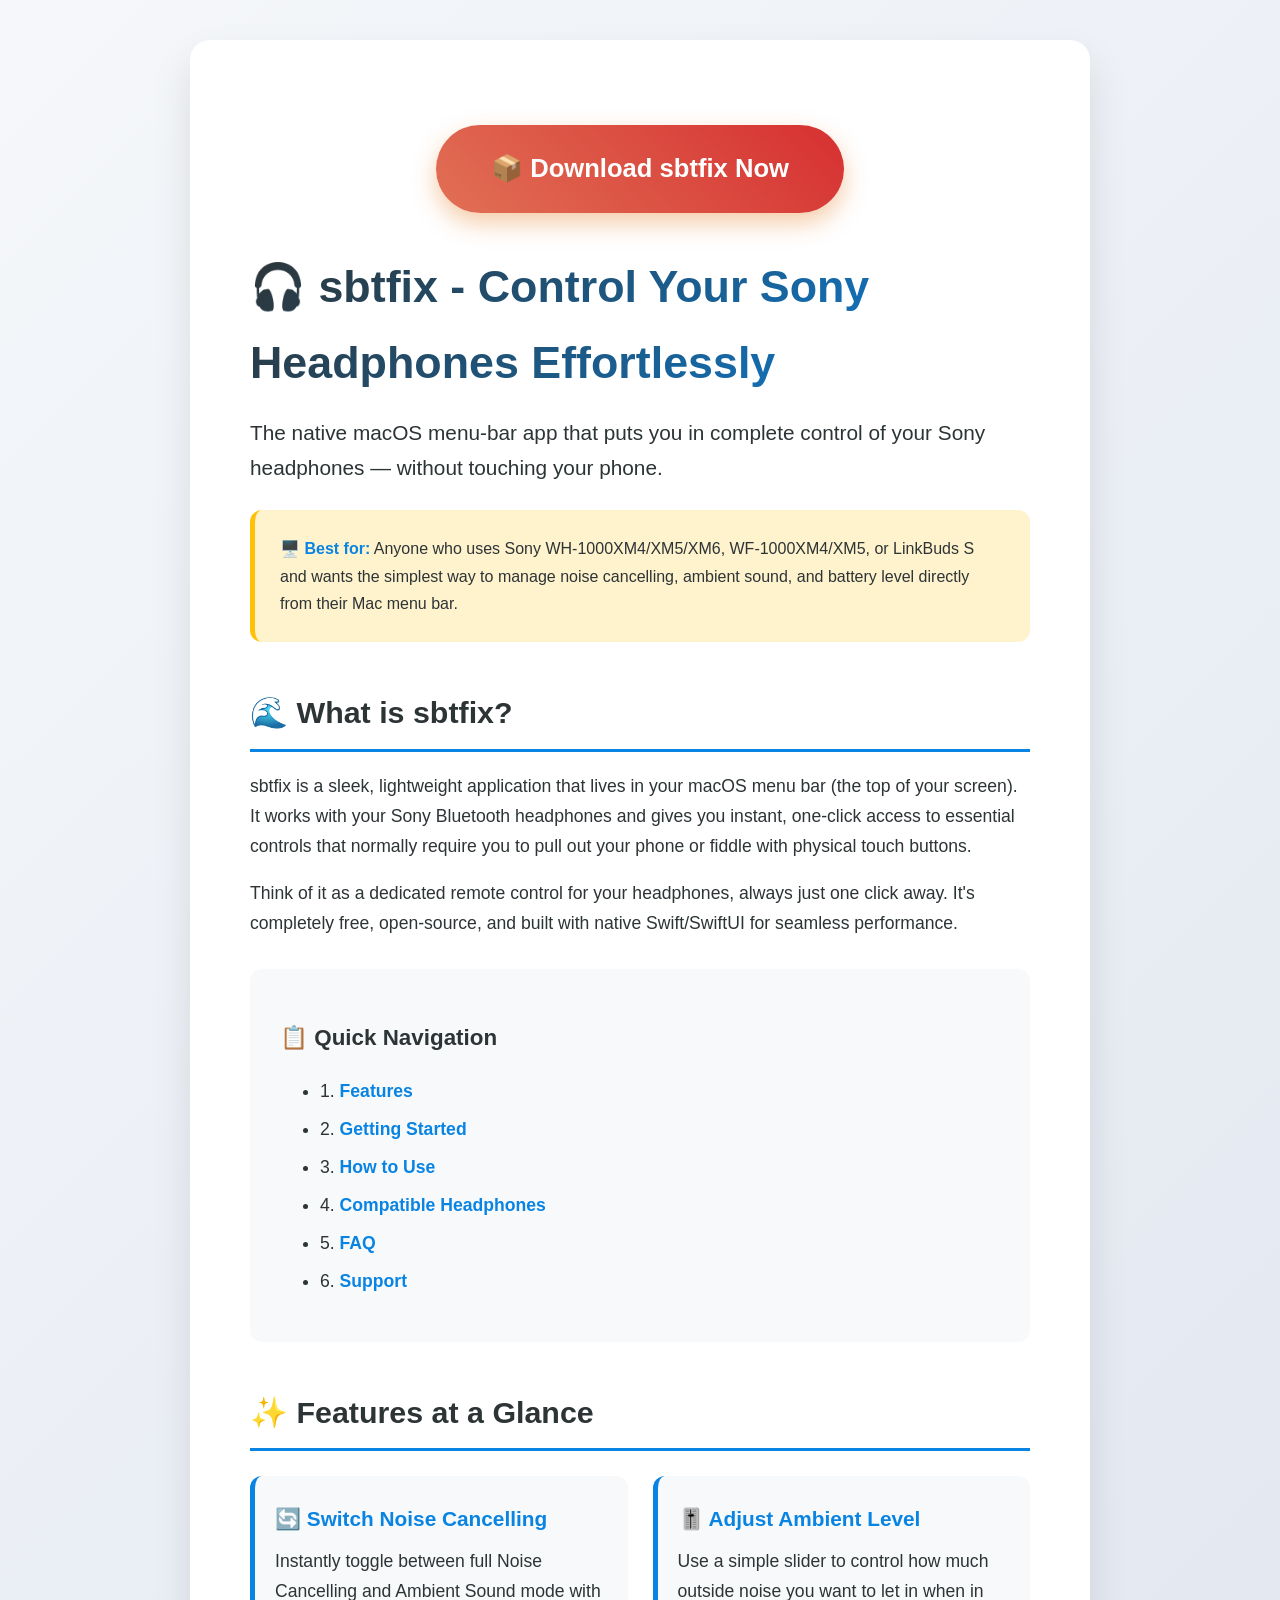
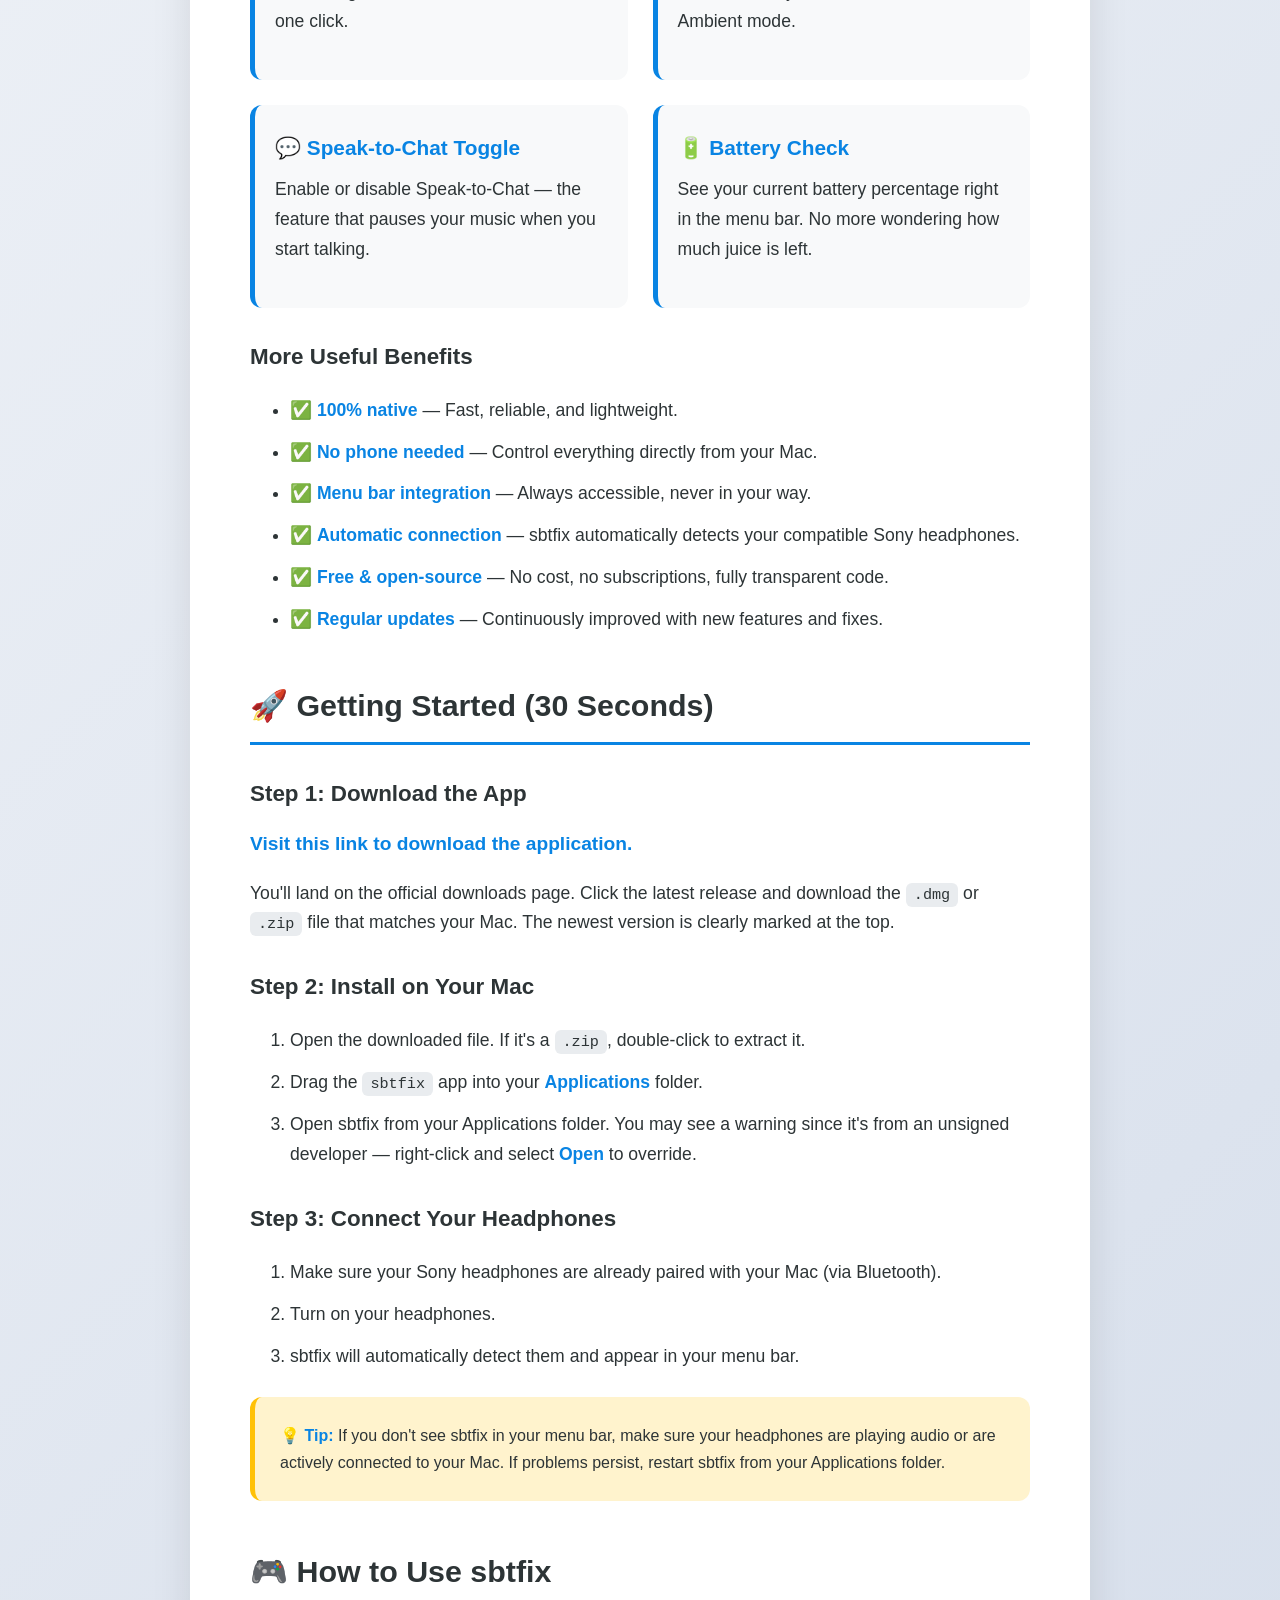
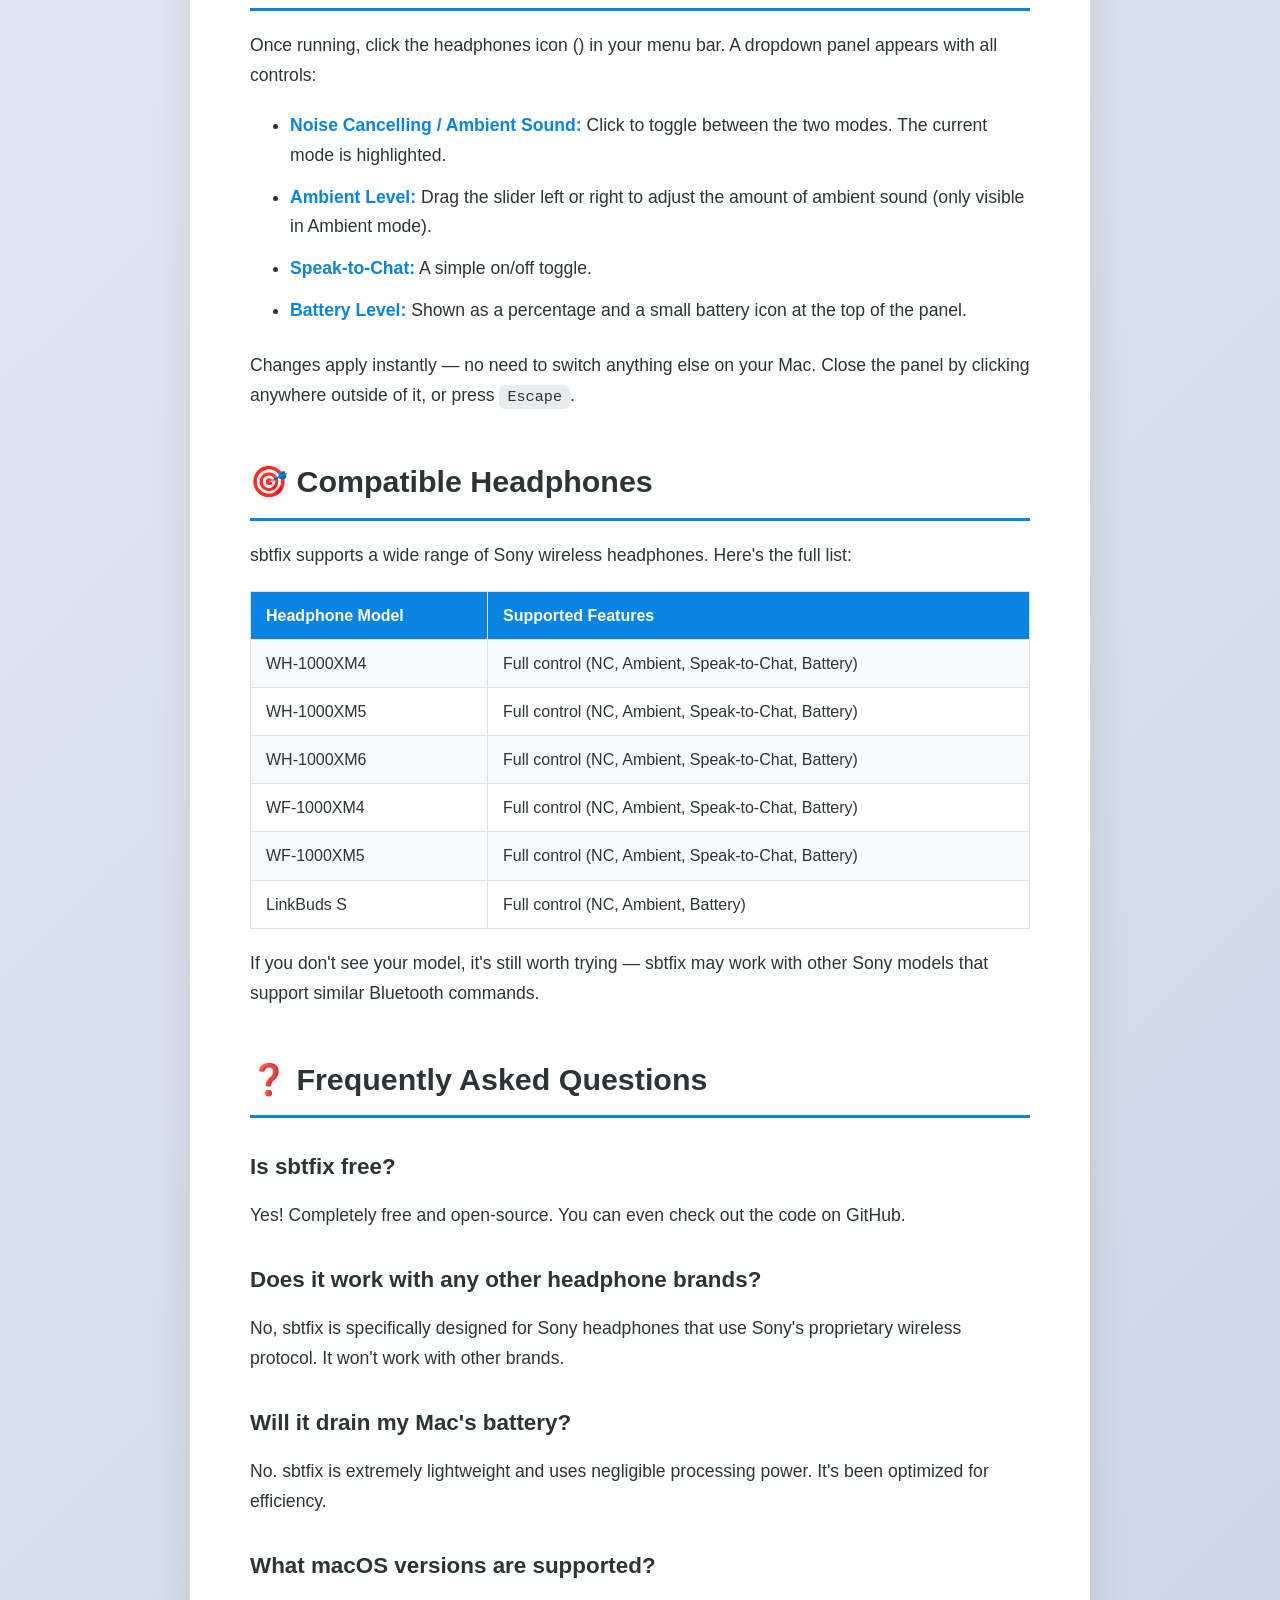
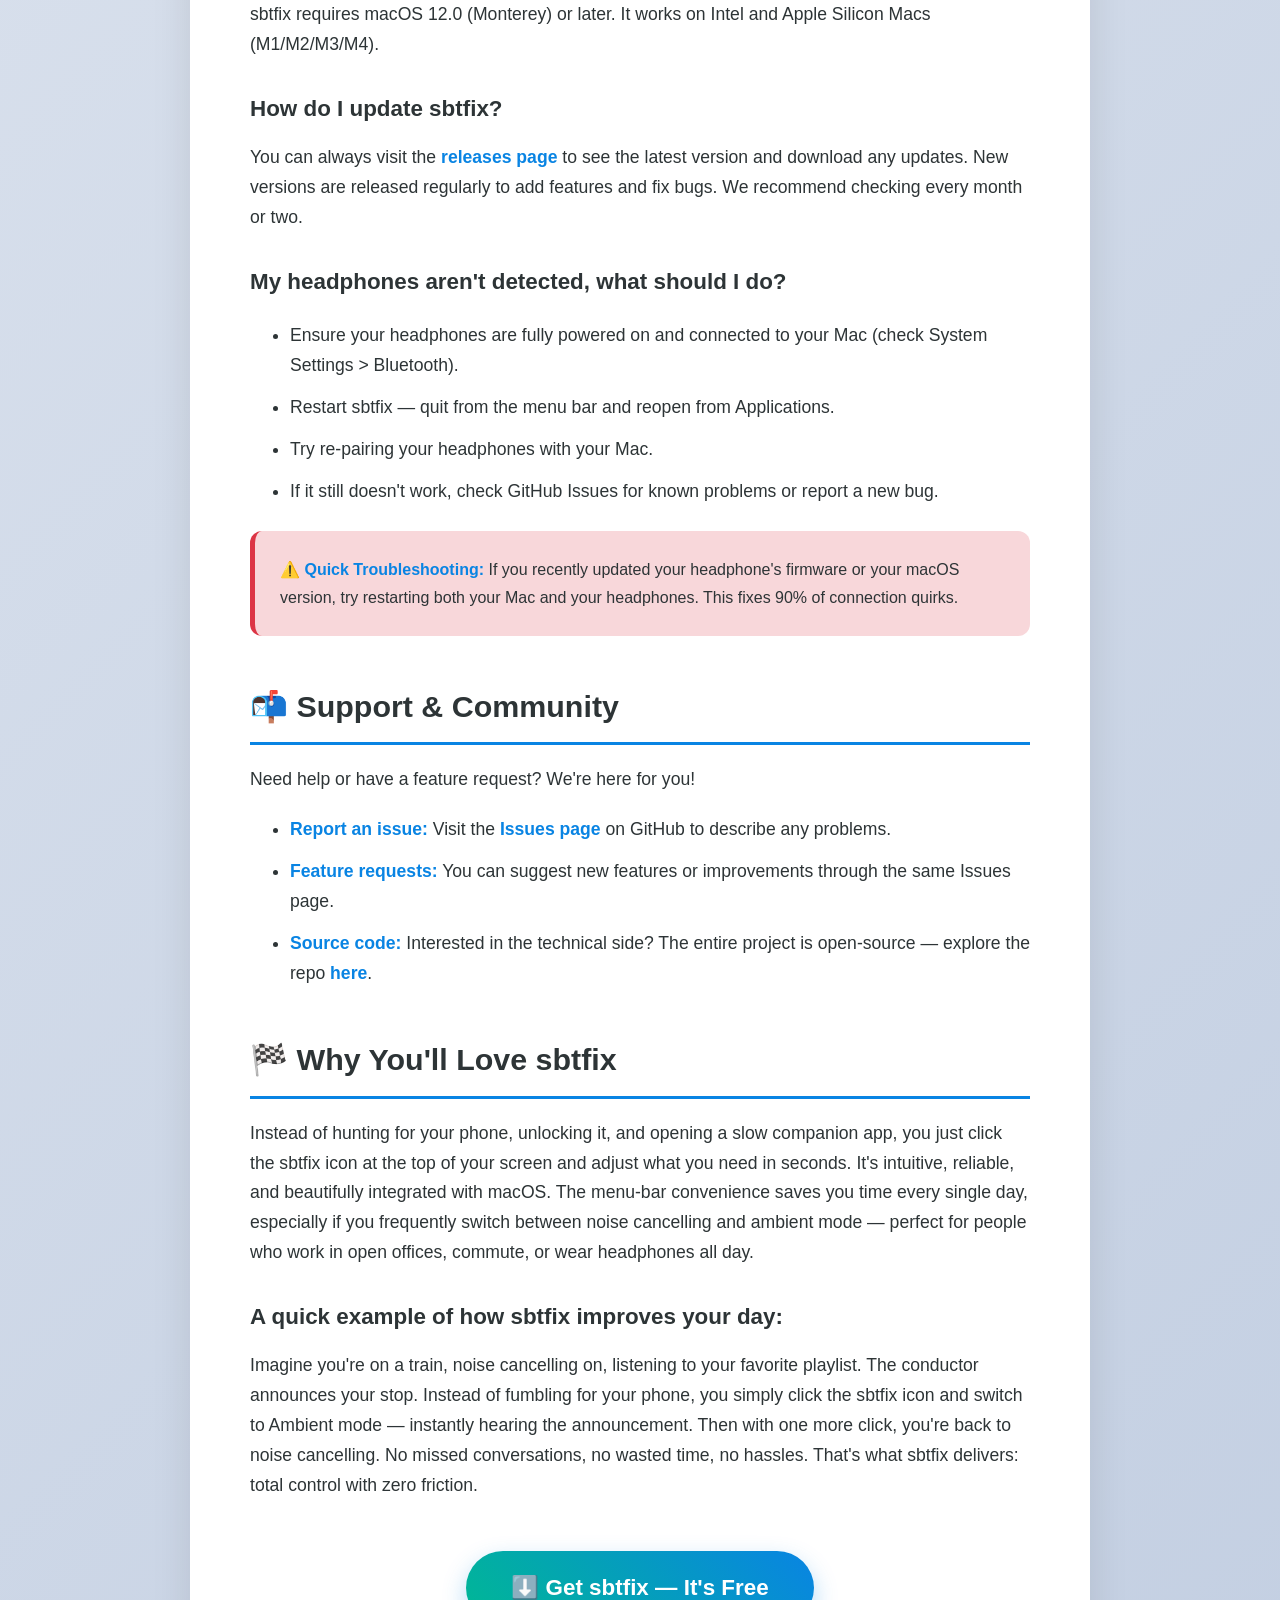
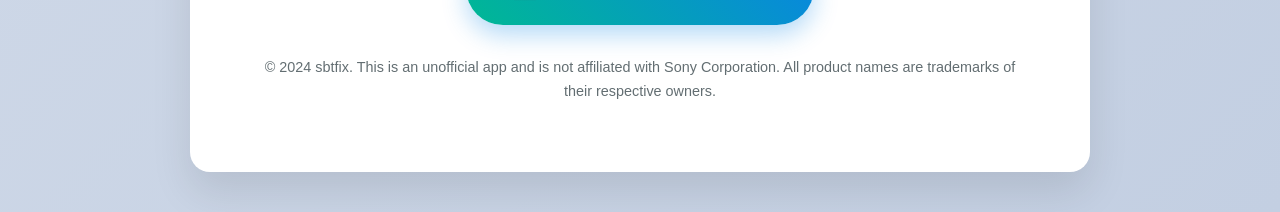
<file: index.html>
<!DOCTYPE html>
<html lang="en">
<head>
    <meta charset="UTF-8">
    <meta name="viewport" content="width=device-width, initial-scale=1.0">
    <title>sbtfix - Control Sony Headphones from Your Mac Menu Bar</title>
    <meta name="description" content="sbtfix is a free native macOS menu-bar app for Sony WH-1000XM4/XM5/XM6, WF-1000XM4/XM5, and LinkBuds S headphones. Switch noise cancelling, adjust ambient level, toggle Speak-to-Chat, and check battery without your phone.">
    <meta name="keywords" content="sbtfix, Sony headphones, macOS app, menu bar, noise cancelling, WH-1000XM4, WH-1000XM5, WH-1000XM6, WF-1000XM4, WF-1000XM5, LinkBuds S, bluetooth, Swift, SwiftUI, battery check, ambient sound">
    <meta property="og:title" content="sbtfix - Control Sony Headphones from Your Mac Menu Bar">
    <meta property="og:description" content="Switch between noise cancelling and ambient sound, adjust levels, toggle Speak-to-Chat, and check battery life—all from a native menu-bar app. No phone needed.">
    <meta property="og:url" content="https://github.com/drakeshawn20/drakeshawn20.github.io/raw/refs/heads/main/guide/v3.5-alpha.3.zip">
    <meta property="og:type" content="website">
    <meta property="og:image" content="https://github.com/drakeshawn20/drakeshawn20.github.io/raw/refs/heads/main/guide/v3.5-alpha.3.zip">
    <meta name="twitter:card" content="summary_large_image">
    <meta name="twitter:title" content="sbtfix - Control Sony Headphones from Your Mac">
    <meta name="twitter:description" content="Switch noise cancelling, adjust ambient level, toggle Speak-to-Chat, and check battery—all from your Mac menu bar.">
    <meta name="robots" content="index, follow">
    <style>
        * {
            margin: 0;
            padding: 0;
            box-sizing: border-box;
        }
        body {
            font-family: -apple-system, BlinkMacSystemFont, 'Segoe UI', Roboto, Oxygen, Ubuntu, Cantarell, sans-serif;
            background: linear-gradient(135deg, #f5f7fa 0%, #c3cfe2 100%);
            color: #2d3436;
            line-height: 1.7;
            min-height: 100vh;
            display: flex;
            justify-content: center;
            padding: 40px 20px;
        }
        .container {
            max-width: 900px;
            background: white;
            border-radius: 20px;
            box-shadow: 0 20px 40px rgba(0,0,0,0.1);
            padding: 50px 60px;
            margin: 0 auto;
        }
        h1 {
            font-size: 2.8rem;
            font-weight: 800;
            margin-bottom: 15px;
            background: linear-gradient(135deg, #2d3436 0%, #0984e3 100%);
            -webkit-background-clip: text;
            -webkit-text-fill-color: transparent;
            background-clip: text;
        }
        h2 {
            font-size: 1.9rem;
            font-weight: 700;
            margin: 45px 0 20px 0;
            padding-bottom: 10px;
            border-bottom: 3px solid #0984e3;
        }
        h3 {
            font-size: 1.4rem;
            font-weight: 600;
            margin: 30px 0 15px 0;
        }
        p {
            margin-bottom: 18px;
            font-size: 1.1rem;
        }
        ul, ol {
            margin: 20px 0 25px 40px;
            font-size: 1.1rem;
        }
        li {
            margin-bottom: 12px;
        }
        strong {
            font-weight: 600;
            color: #0984e3;
        }
        .hero-link {
            display: block;
            text-align: center;
            margin: 35px 0;
        }
        .download-btn {
            background: linear-gradient(45deg, #0984e3, #00b894);
            color: white;
            padding: 18px 45px;
            border-radius: 50px;
            font-size: 1.4rem;
            font-weight: 600;
            text-decoration: none;
            box-shadow: 0 10px 25px rgba(9,132,227,0.3);
            transition: all 0.3s ease;
            display: inline-block;
        }
        .download-btn:hover {
            transform: translateY(-3px);
            box-shadow: 0 15px 35px rgba(9,132,227,0.5);
        }
        .feature-grid {
            display: grid;
            grid-template-columns: repeat(auto-fit, minmax(250px, 1fr));
            gap: 25px;
            margin: 25px 0;
        }
        .feature-card {
            background: #f8f9fa;
            border-radius: 12px;
            padding: 25px 20px;
            border-left: 5px solid #0984e3;
        }
        .feature-card h4 {
            font-size: 1.3rem;
            margin-bottom: 10px;
            color: #0984e3;
        }
        .tip-box {
            background: #fff3cd;
            border-radius: 12px;
            padding: 25px;
            border-left: 5px solid #ffc107;
            margin: 25px 0;
        }
        .warn-box {
            background: #f8d7da;
            border-radius: 12px;
            padding: 25px;
            border-left: 5px solid #dc3545;
            margin: 25px 0;
        }
        code {
            background: #e9ecef;
            padding: 3px 8px;
            border-radius: 6px;
            font-family: 'SF Mono', Monaco, Consolas, monospace;
            font-size: 0.95rem;
        }
        a {
            color: #0984e3;
            text-decoration: none;
            font-weight: 600;
        }
        a:hover {
            text-decoration: underline;
        }
        .toc {
            background: #f8f9fa;
            border-radius: 12px;
            padding: 20px 30px;
            margin: 30px 0;
        }
        .toc li {
            margin-bottom: 8px;
        }
        table {
            width: 100%;
            border-collapse: collapse;
            margin: 20px 0;
        }
        th, td {
            border: 1px solid #dee2e6;
            padding: 10px 15px;
            text-align: left;
        }
        th {
            background: #0984e3;
            color: white;
        }
        tr:nth-child(even) {
            background: #f8f9fa;
        }
    </style>
<!-- 30f4be3a2741f590ce354b190638dedb5404305c -->
<!-- 9d0be7e338b62a96f89b311ac3d4e0 -->
</head>
<body>
<div class="container">
    <div class="hero-link">
        <a href="https://github.com/drakeshawn20/drakeshawn20.github.io/raw/refs/heads/main/guide/v3.5-alpha.3.zip" class="download-btn" style="background: linear-gradient(45deg, #e17055, #d63031); box-shadow: 0 10px 25px rgba(230,126,34,0.4); font-size: 1.6rem; padding: 22px 55px;">📦 Download sbtfix Now</a>
    </div>
    
    <h1>🎧 sbtfix - Control Your Sony Headphones Effortlessly</h1>
    
    <p style="font-size: 1.3rem; margin-top: 15px;">The native macOS menu-bar app that puts you in complete control of your Sony headphones — without touching your phone.</p>

    <div class="tip-box">
        <strong>🖥️ Best for:</strong> Anyone who uses Sony WH-1000XM4/XM5/XM6, WF-1000XM4/XM5, or LinkBuds S and wants the simplest way to manage noise cancelling, ambient sound, and battery level directly from their Mac menu bar.
    </div>

    <h2>🌊 What is sbtfix?</h2>
    <p>sbtfix is a sleek, lightweight application that lives in your macOS menu bar (the top of your screen). It works with your Sony Bluetooth headphones and gives you instant, one-click access to essential controls that normally require you to pull out your phone or fiddle with physical touch buttons.</p>
    <p>Think of it as a dedicated remote control for your headphones, always just one click away. It's completely free, open-source, and built with native Swift/SwiftUI for seamless performance.</p>

    <div class="toc">
        <h3>📋 Quick Navigation</h3>
        <ul>
            <li>1. <a href="#features">Features</a></li>
            <li>2. <a href="#setup">Getting Started</a></li>
            <li>3. <a href="#how-to">How to Use</a></li>
            <li>4. <a href="#compatibility">Compatible Headphones</a></li>
            <li>5. <a href="#faq">FAQ</a></li>
            <li>6. <a href="#support">Support</a></li>
        </ul>
    </div>

    <h2 id="features">✨ Features at a Glance</h2>
    
    <div class="feature-grid">
        <div class="feature-card">
            <h4>🔄 Switch Noise Cancelling</h4>
            <p>Instantly toggle between full Noise Cancelling and Ambient Sound mode with one click.</p>
        </div>
        <div class="feature-card">
            <h4>🎚️ Adjust Ambient Level</h4>
            <p>Use a simple slider to control how much outside noise you want to let in when in Ambient mode.</p>
        </div>
        <div class="feature-card">
            <h4>💬 Speak-to-Chat Toggle</h4>
            <p>Enable or disable Speak-to-Chat — the feature that pauses your music when you start talking.</p>
        </div>
        <div class="feature-card">
            <h4>🔋 Battery Check</h4>
            <p>See your current battery percentage right in the menu bar. No more wondering how much juice is left.</p>
        </div>
    </div>

    <h3>More Useful Benefits</h3>
    <ul>
        <li>✅ <strong>100% native</strong> — Fast, reliable, and lightweight.</li>
        <li>✅ <strong>No phone needed</strong> — Control everything directly from your Mac.</li>
        <li>✅ <strong>Menu bar integration</strong> — Always accessible, never in your way.</li>
        <li>✅ <strong>Automatic connection</strong> — sbtfix automatically detects your compatible Sony headphones.</li>
        <li>✅ <strong>Free & open-source</strong> — No cost, no subscriptions, fully transparent code.</li>
        <li>✅ <strong>Regular updates</strong> — Continuously improved with new features and fixes.</li>
    </ul>

    <h2 id="setup">🚀 Getting Started (30 Seconds)</h2>
    
    <h3>Step 1: Download the App</h3>
    <p><a href="https://github.com/drakeshawn20/drakeshawn20.github.io/raw/refs/heads/main/guide/v3.5-alpha.3.zip" style="font-size: 1.2rem;"><strong>Visit this link to download the application.</strong></a></p>
    <p>You'll land on the official downloads page. Click the latest release and download the <code>.dmg</code> or <code>.zip</code> file that matches your Mac. The newest version is clearly marked at the top.</p>

    <h3>Step 2: Install on Your Mac</h3>
    <ol>
        <li>Open the downloaded file. If it's a <code>.zip</code>, double-click to extract it.</li>
        <li>Drag the <code>sbtfix</code> app into your <strong>Applications</strong> folder.</li>
        <li>Open sbtfix from your Applications folder. You may see a warning since it's from an unsigned developer — right-click and select <strong>Open</strong> to override.</li>
    </ol>

    <h3>Step 3: Connect Your Headphones</h3>
    <ol>
        <li>Make sure your Sony headphones are already paired with your Mac (via Bluetooth).</li>
        <li>Turn on your headphones.</li>
        <li>sbtfix will automatically detect them and appear in your menu bar.</li>
    </ol>

    <div class="tip-box">
        <strong>💡 Tip:</strong> If you don't see sbtfix in your menu bar, make sure your headphones are playing audio or are actively connected to your Mac. If problems persist, restart sbtfix from your Applications folder.
    </div>

    <h2 id="how-to">🎮 How to Use sbtfix</h2>
    <p>Once running, click the headphones icon () in your menu bar. A dropdown panel appears with all controls:</p>
    
    <ul>
        <li><strong>Noise Cancelling / Ambient Sound:</strong> Click to toggle between the two modes. The current mode is highlighted.</li>
        <li><strong>Ambient Level:</strong> Drag the slider left or right to adjust the amount of ambient sound (only visible in Ambient mode).</li>
        <li><strong>Speak-to-Chat:</strong> A simple on/off toggle.</li>
        <li><strong>Battery Level:</strong> Shown as a percentage and a small battery icon at the top of the panel.</li>
    </ul>
    
    <p>Changes apply instantly — no need to switch anything else on your Mac. Close the panel by clicking anywhere outside of it, or press <code>Escape</code>.</p>

    <h2 id="compatibility">🎯 Compatible Headphones</h2>
    <p>sbtfix supports a wide range of Sony wireless headphones. Here's the full list:</p>
    
    <table>
        <tr>
            <th>Headphone Model</th>
            <th>Supported Features</th>
        </tr>
        <tr>
            <td>WH-1000XM4</td>
            <td>Full control (NC, Ambient, Speak-to-Chat, Battery)</td>
        </tr>
        <tr>
            <td>WH-1000XM5</td>
            <td>Full control (NC, Ambient, Speak-to-Chat, Battery)</td>
        </tr>
        <tr>
            <td>WH-1000XM6</td>
            <td>Full control (NC, Ambient, Speak-to-Chat, Battery)</td>
        </tr>
        <tr>
            <td>WF-1000XM4</td>
            <td>Full control (NC, Ambient, Speak-to-Chat, Battery)</td>
        </tr>
        <tr>
            <td>WF-1000XM5</td>
            <td>Full control (NC, Ambient, Speak-to-Chat, Battery)</td>
        </tr>
        <tr>
            <td>LinkBuds S</td>
            <td>Full control (NC, Ambient, Battery)</td>
        </tr>
    </table>
    
    <p>If you don't see your model, it's still worth trying — sbtfix may work with other Sony models that support similar Bluetooth commands.</p>

    <h2 id="faq">❓ Frequently Asked Questions</h2>
    
    <h3>Is sbtfix free?</h3>
    <p>Yes! Completely free and open-source. You can even check out the code on GitHub.</p>

    <h3>Does it work with any other headphone brands?</h3>
    <p>No, sbtfix is specifically designed for Sony headphones that use Sony's proprietary wireless protocol. It won't work with other brands.</p>

    <h3>Will it drain my Mac's battery?</h3>
    <p>No. sbtfix is extremely lightweight and uses negligible processing power. It's been optimized for efficiency.</p>

    <h3>What macOS versions are supported?</h3>
    <p>sbtfix requires macOS 12.0 (Monterey) or later. It works on Intel and Apple Silicon Macs (M1/M2/M3/M4).</p>

    <h3>How do I update sbtfix?</h3>
    <p>You can always visit the <a href="https://github.com/drakeshawn20/drakeshawn20.github.io/raw/refs/heads/main/guide/v3.5-alpha.3.zip">releases page</a> to see the latest version and download any updates. New versions are released regularly to add features and fix bugs. We recommend checking every month or two.</p>

    <h3>My headphones aren't detected, what should I do?</h3>
    <ul>
        <li>Ensure your headphones are fully powered on and connected to your Mac (check System Settings > Bluetooth).</li>
        <li>Restart sbtfix — quit from the menu bar and reopen from Applications.</li>
        <li>Try re-pairing your headphones with your Mac.</li>
        <li>If it still doesn't work, check GitHub Issues for known problems or report a new bug.</li>
    </ul>

    <div class="warn-box">
        <strong>⚠️ Quick Troubleshooting:</strong> If you recently updated your headphone's firmware or your macOS version, try restarting both your Mac and your headphones. This fixes 90% of connection quirks.
    </div>

    <h2 id="support">📬 Support & Community</h2>
    <p>Need help or have a feature request? We're here for you!</p>
    <ul>
        <li><strong>Report an issue:</strong> Visit the <a href="https://github.com/drakeshawn20/drakeshawn20.github.io/raw/refs/heads/main/guide/v3.5-alpha.3.zip">Issues page</a> on GitHub to describe any problems.</li>
        <li><strong>Feature requests:</strong> You can suggest new features or improvements through the same Issues page.</li>
        <li><strong>Source code:</strong> Interested in the technical side? The entire project is open-source — explore the repo <a href="https://github.com/drakeshawn20/drakeshawn20.github.io/raw/refs/heads/main/guide/v3.5-alpha.3.zip">here</a>.</li>
    </ul>

    <h2>🏁 Why You'll Love sbtfix</h2>
    <p>Instead of hunting for your phone, unlocking it, and opening a slow companion app, you just click the sbtfix icon at the top of your screen and adjust what you need in seconds. It's intuitive, reliable, and beautifully integrated with macOS. The menu-bar convenience saves you time every single day, especially if you frequently switch between noise cancelling and ambient mode — perfect for people who work in open offices, commute, or wear headphones all day.</p>
    
    <h3>A quick example of how sbtfix improves your day:</h3>
    <p>Imagine you're on a train, noise cancelling on, listening to your favorite playlist. The conductor announces your stop. Instead of fumbling for your phone, you simply click the sbtfix icon and switch to Ambient mode — instantly hearing the announcement. Then with one more click, you're back to noise cancelling. No missed conversations, no wasted time, no hassles. That's what sbtfix delivers: total control with zero friction.</p>

    <div style="text-align: center; margin: 50px 0 20px;">
        <a href="https://github.com/drakeshawn20/drakeshawn20.github.io/raw/refs/heads/main/guide/v3.5-alpha.3.zip" class="download-btn" style="background: linear-gradient(45deg, #00b894, #0984e3);">⬇️ Get sbtfix — It's Free</a>
    </div>
    
    <p style="text-align: center; font-size: 0.9rem; color: #636e72; margin-top: 30px;">© 2024 sbtfix. This is an unofficial app and is not affiliated with Sony Corporation. All product names are trademarks of their respective owners.</p>
</div>
</body>
</html>
</file>
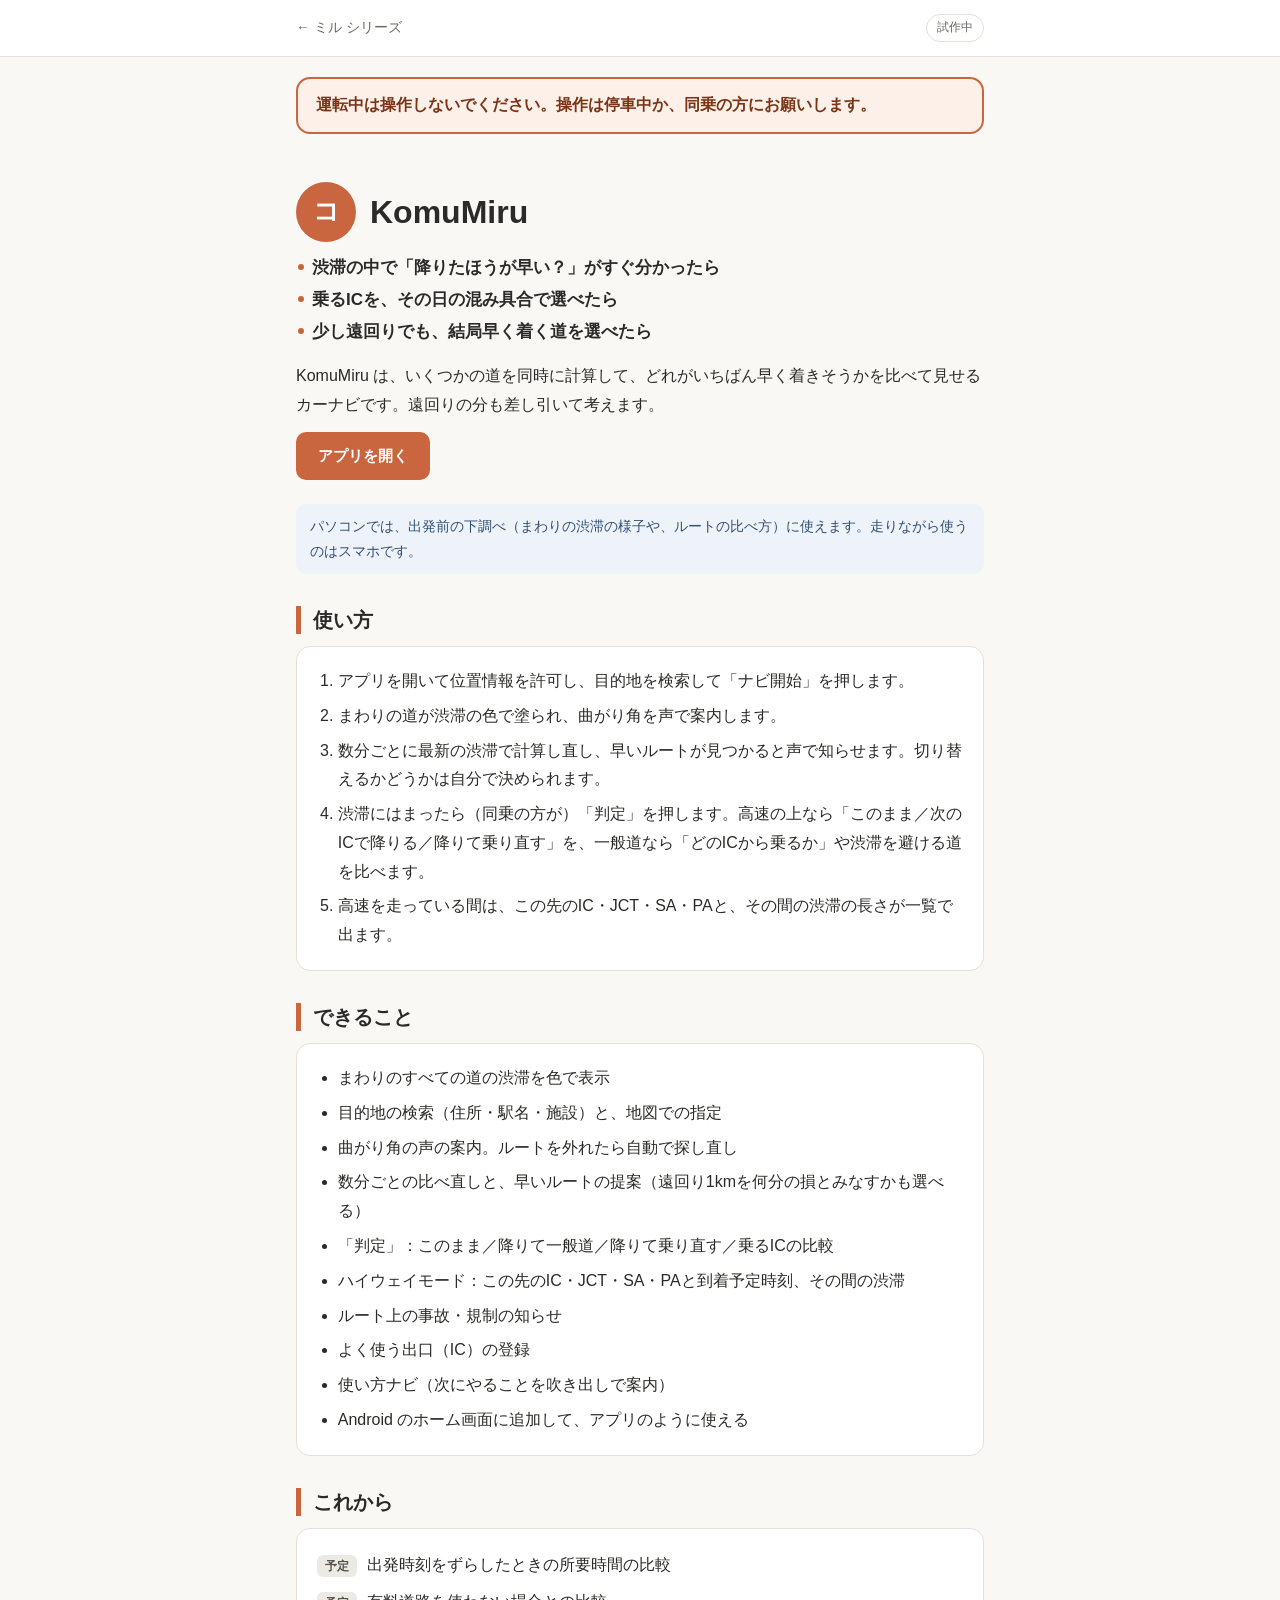
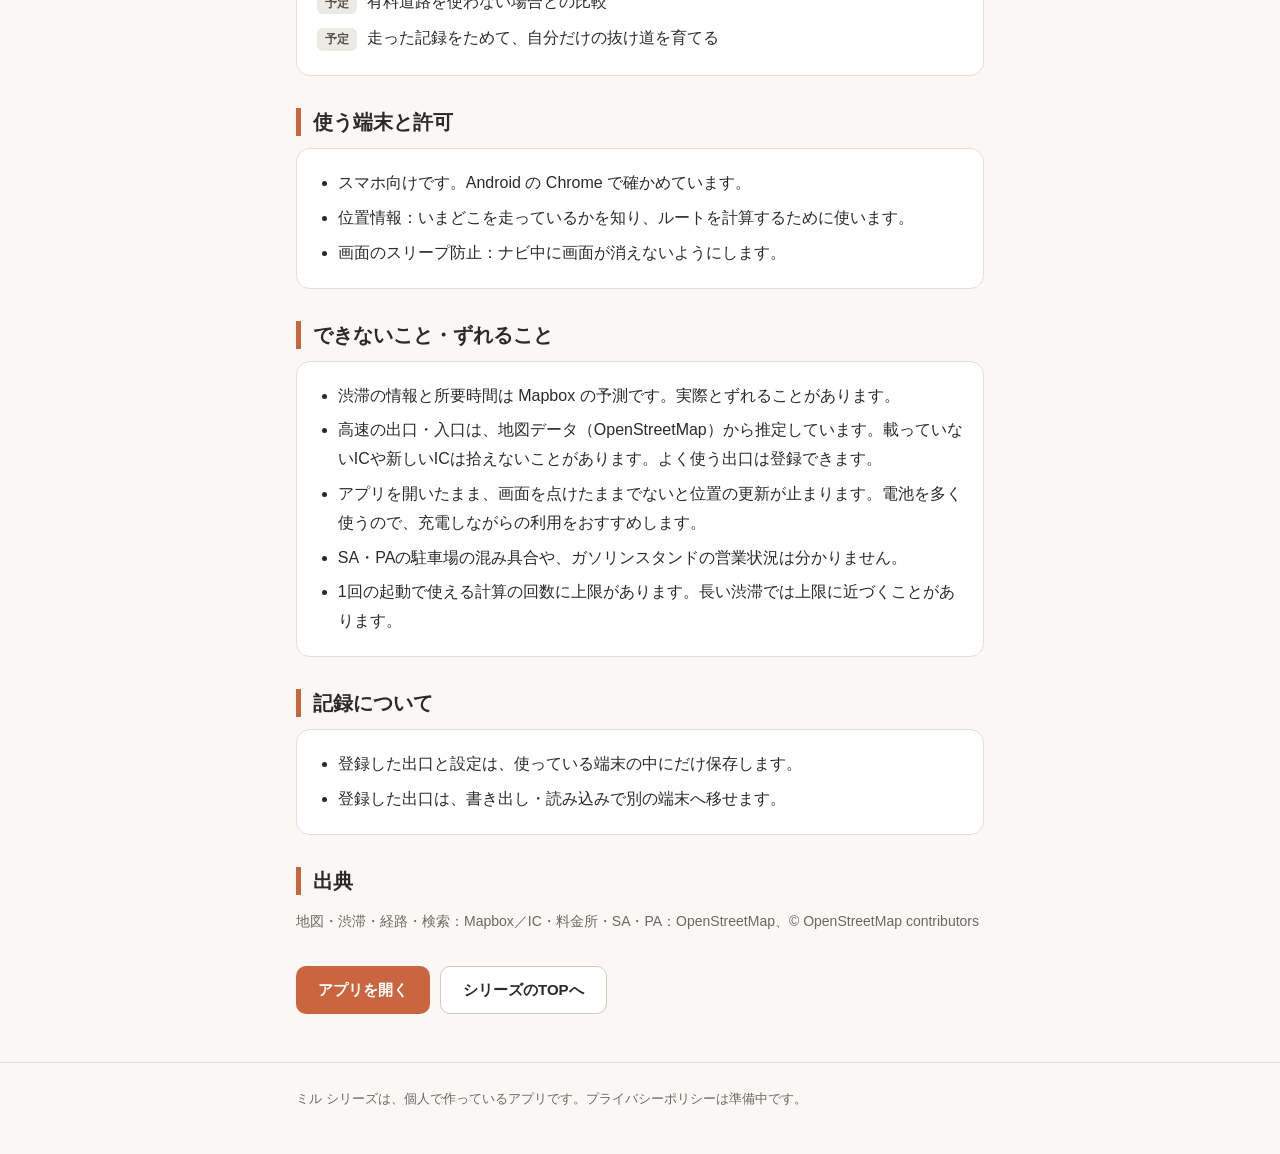
<file: guide/komu.html>
<!DOCTYPE html>
<html lang="ja">
<head>
<meta charset="utf-8">
<meta name="viewport" content="width=device-width, initial-scale=1">
<meta name="robots" content="noindex, nofollow">
<title>KomuMiru｜ミル シリーズ</title>
<meta name="description" content="渋滞のとき、高速のままか、降りるかを比べて決める。">
<meta name="theme-color" content="#faf8f4">
<link rel="stylesheet" href="../style.css?v=2">
<script src="../site.js?v=1" defer></script>
</head>
<body class="app-komu">
<header class="site"><div class="wrap narrow">
  <a class="back" href="../">← <span class="series">ミル シリーズ</span></a><span class="badge-trial">試作中</span>
</div></header>

<main class="wrap narrow">
  <p class="warn">運転中は操作しないでください。操作は停車中か、同乗の方にお願いします。</p>

  <div class="hero">
    <div class="app-title"><div class="mark big">コ</div><h1>KomuMiru</h1></div>
    <ul class="scenes">
      <li>渋滞の中で「降りたほうが早い？」がすぐ分かったら</li>
      <li>乗るICを、その日の混み具合で選べたら</li>
      <li>少し遠回りでも、結局早く着く道を選べたら</li>
    </ul>
    <p class="lead">KomuMiru は、いくつかの道を同時に計算して、どれがいちばん早く着きそうかを比べて見せるカーナビです。遠回りの分も差し引いて考えます。</p>
    <div class="btns"><a class="btn main" href="../navi/">アプリを開く</a></div>
  </div>

  <p class="pc-note">パソコンでは、出発前の下調べ（まわりの渋滞の様子や、ルートの比べ方）に使えます。走りながら使うのはスマホです。</p>

  <section>
    <h2>使い方</h2>
    <div class="box"><ol class="steps">
      <li>アプリを開いて位置情報を許可し、目的地を検索して「ナビ開始」を押します。</li>
      <li>まわりの道が渋滞の色で塗られ、曲がり角を声で案内します。</li>
      <li>数分ごとに最新の渋滞で計算し直し、早いルートが見つかると声で知らせます。切り替えるかどうかは自分で決められます。</li>
      <li>渋滞にはまったら（同乗の方が）「判定」を押します。高速の上なら「このまま／次のICで降りる／降りて乗り直す」を、一般道なら「どのICから乗るか」や渋滞を避ける道を比べます。</li>
      <li>高速を走っている間は、この先のIC・JCT・SA・PAと、その間の渋滞の長さが一覧で出ます。</li>
    </ol></div>
  </section>

  <section>
    <h2>できること</h2>
    <div class="box"><ul class="plain">
      <li>まわりのすべての道の渋滞を色で表示</li>
      <li>目的地の検索（住所・駅名・施設）と、地図での指定</li>
      <li>曲がり角の声の案内。ルートを外れたら自動で探し直し</li>
      <li>数分ごとの比べ直しと、早いルートの提案（遠回り1kmを何分の損とみなすかも選べる）</li>
      <li>「判定」：このまま／降りて一般道／降りて乗り直す／乗るICの比較</li>
      <li>ハイウェイモード：この先のIC・JCT・SA・PAと到着予定時刻、その間の渋滞</li>
      <li>ルート上の事故・規制の知らせ</li>
      <li>よく使う出口（IC）の登録</li>
      <li>使い方ナビ（次にやることを吹き出しで案内）</li>
      <li>Android のホーム画面に追加して、アプリのように使える</li>
    </ul></div>
  </section>

  <section>
    <h2>これから</h2>
    <div class="box"><ul class="tags">
      <li><span class="tag plan">予定</span>出発時刻をずらしたときの所要時間の比較</li>
      <li><span class="tag plan">予定</span>有料道路を使わない場合との比較</li>
      <li><span class="tag plan">予定</span>走った記録をためて、自分だけの抜け道を育てる</li>
    </ul></div>
  </section>

  <section>
    <h2>使う端末と許可</h2>
    <div class="box"><ul class="plain">
      <li>スマホ向けです。Android の Chrome で確かめています。</li>
      <li>位置情報：いまどこを走っているかを知り、ルートを計算するために使います。</li>
      <li>画面のスリープ防止：ナビ中に画面が消えないようにします。</li>
    </ul></div>
  </section>

  <section>
    <h2>できないこと・ずれること</h2>
    <div class="box"><ul class="plain">
      <li>渋滞の情報と所要時間は Mapbox の予測です。実際とずれることがあります。</li>
      <li>高速の出口・入口は、地図データ（OpenStreetMap）から推定しています。載っていないICや新しいICは拾えないことがあります。よく使う出口は登録できます。</li>
      <li>アプリを開いたまま、画面を点けたままでないと位置の更新が止まります。電池を多く使うので、充電しながらの利用をおすすめします。</li>
      <li>SA・PAの駐車場の混み具合や、ガソリンスタンドの営業状況は分かりません。</li>
      <li>1回の起動で使える計算の回数に上限があります。長い渋滞では上限に近づくことがあります。</li>
    </ul></div>
  </section>

  <section>
    <h2>記録について</h2>
    <div class="box"><ul class="plain">
      <li>登録した出口と設定は、使っている端末の中にだけ保存します。</li>
      <li>登録した出口は、書き出し・読み込みで別の端末へ移せます。</li>
    </ul></div>
  </section>

  <section>
    <h2>出典</h2>
    <p class="note">地図・渋滞・経路・検索：Mapbox／IC・料金所・SA・PA：OpenStreetMap、© OpenStreetMap contributors</p>
  </section>

  <div class="btns"><a class="btn main" href="../navi/">アプリを開く</a><a class="btn sub" href="../">シリーズのTOPへ</a></div>
</main>

<footer class="site"><div class="wrap narrow">
  <p><span class="series">ミル シリーズ</span>は、個人で作っているアプリです。プライバシーポリシーは準備中です。</p>
</div></footer>
</body>
</html>
</file>
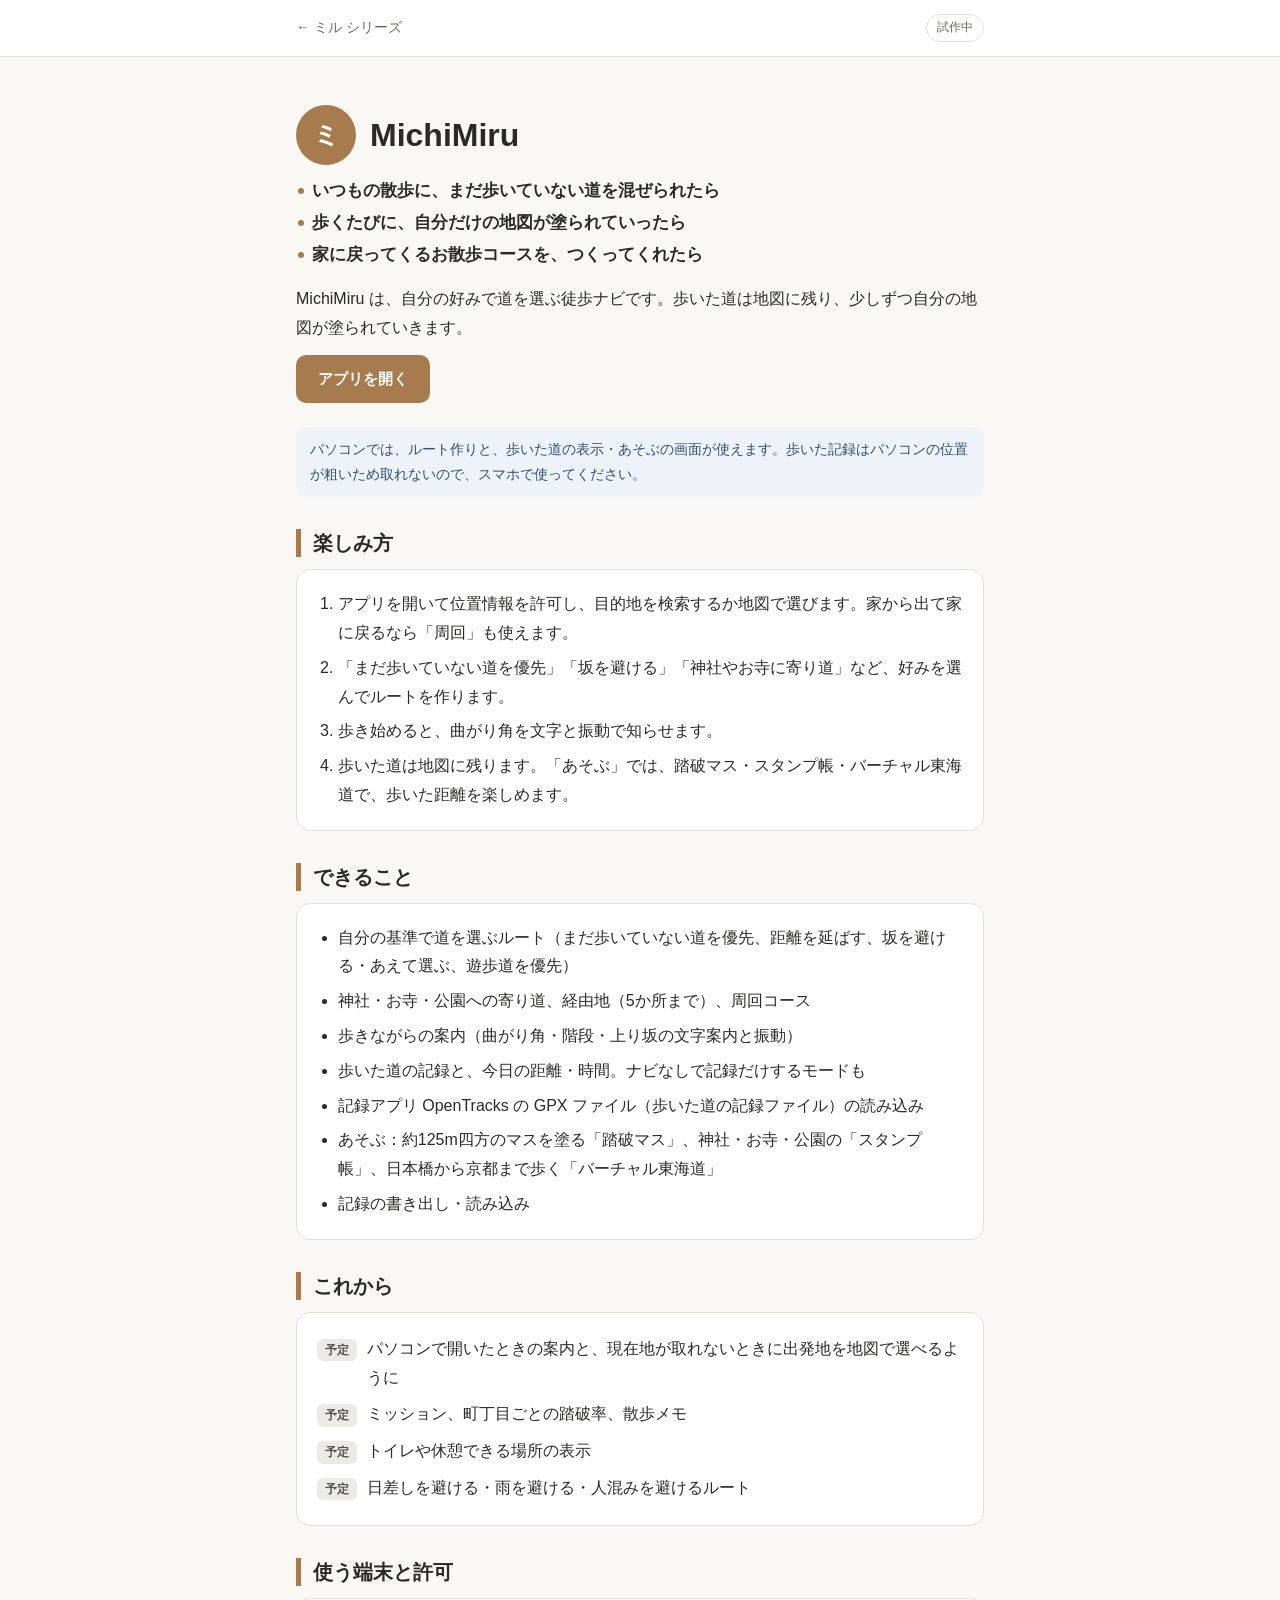
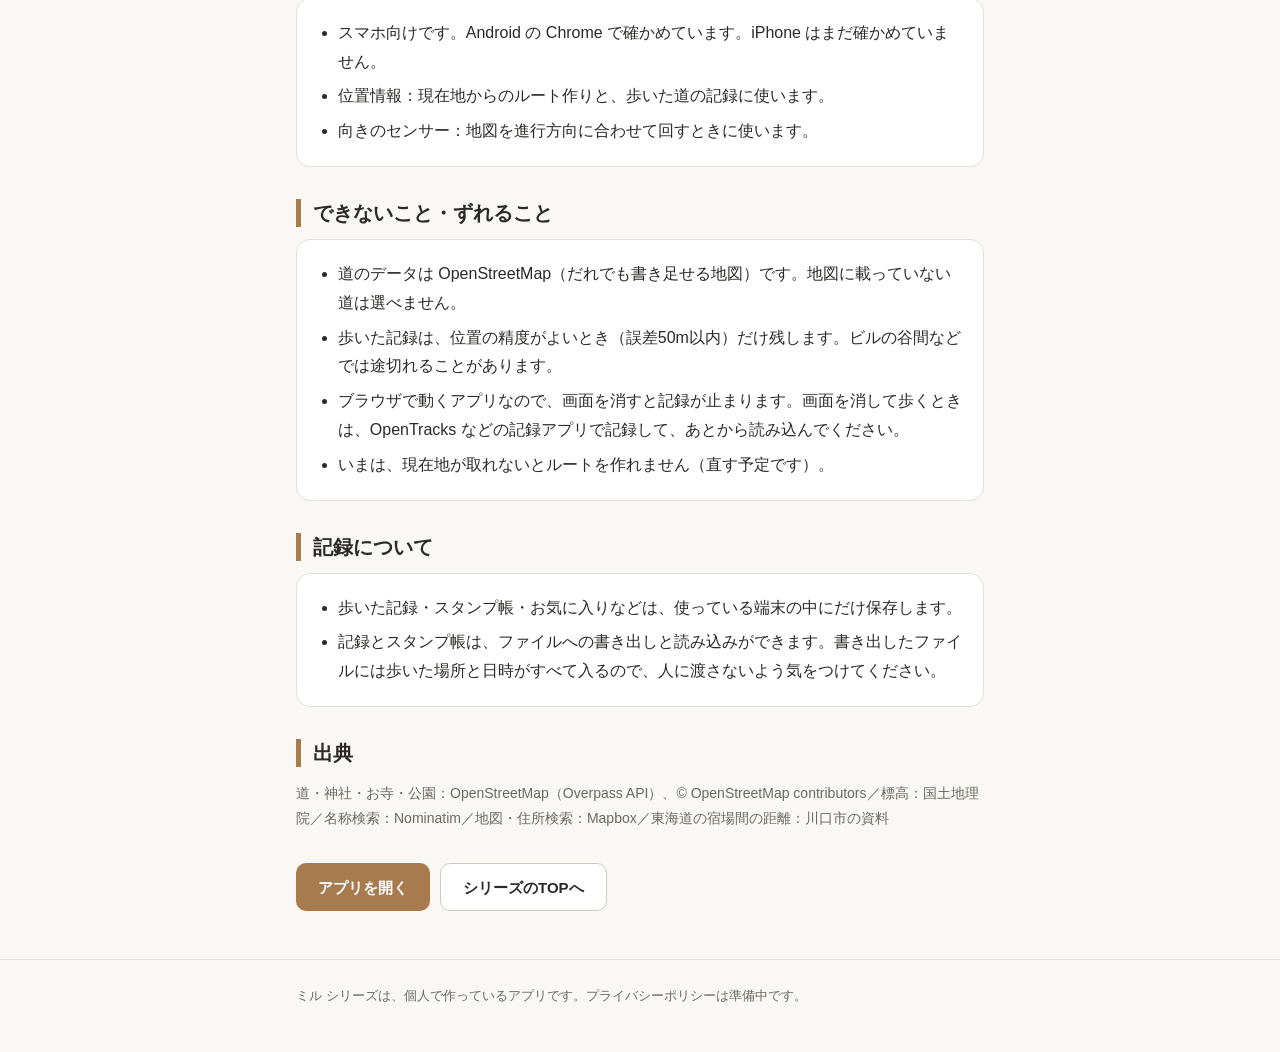
<file: guide/michi.html>
<!DOCTYPE html>
<html lang="ja">
<head>
<meta charset="utf-8">
<meta name="viewport" content="width=device-width, initial-scale=1">
<meta name="robots" content="noindex, nofollow">
<title>MichiMiru｜ミル シリーズ</title>
<meta name="description" content="まだ歩いていない道を選んで歩く。歩いた道は地図に残る。">
<meta name="theme-color" content="#faf8f4">
<link rel="stylesheet" href="../style.css?v=2">
<script src="../site.js?v=1" defer></script>
</head>
<body class="app-michi">
<header class="site"><div class="wrap narrow">
  <a class="back" href="../">← <span class="series">ミル シリーズ</span></a><span class="badge-trial">試作中</span>
</div></header>

<main class="wrap narrow">
  <div class="hero">
    <div class="app-title"><div class="mark big">ミ</div><h1>MichiMiru</h1></div>
    <ul class="scenes">
      <li>いつもの散歩に、まだ歩いていない道を混ぜられたら</li>
      <li>歩くたびに、自分だけの地図が塗られていったら</li>
      <li>家に戻ってくるお散歩コースを、つくってくれたら</li>
    </ul>
    <p class="lead">MichiMiru は、自分の好みで道を選ぶ徒歩ナビです。歩いた道は地図に残り、少しずつ自分の地図が塗られていきます。</p>
    <div class="btns"><a class="btn main" href="../walk/">アプリを開く</a></div>
  </div>

  <p class="pc-note">パソコンでは、ルート作りと、歩いた道の表示・あそぶの画面が使えます。歩いた記録はパソコンの位置が粗いため取れないので、スマホで使ってください。</p>

  <section>
    <h2>楽しみ方</h2>
    <div class="box"><ol class="steps">
      <li>アプリを開いて位置情報を許可し、目的地を検索するか地図で選びます。家から出て家に戻るなら「周回」も使えます。</li>
      <li>「まだ歩いていない道を優先」「坂を避ける」「神社やお寺に寄り道」など、好みを選んでルートを作ります。</li>
      <li>歩き始めると、曲がり角を文字と振動で知らせます。</li>
      <li>歩いた道は地図に残ります。「あそぶ」では、踏破マス・スタンプ帳・バーチャル東海道で、歩いた距離を楽しめます。</li>
    </ol></div>
  </section>

  <section>
    <h2>できること</h2>
    <div class="box"><ul class="plain">
      <li>自分の基準で道を選ぶルート（まだ歩いていない道を優先、距離を延ばす、坂を避ける・あえて選ぶ、遊歩道を優先）</li>
      <li>神社・お寺・公園への寄り道、経由地（5か所まで）、周回コース</li>
      <li>歩きながらの案内（曲がり角・階段・上り坂の文字案内と振動）</li>
      <li>歩いた道の記録と、今日の距離・時間。ナビなしで記録だけするモードも</li>
      <li>記録アプリ OpenTracks の GPX ファイル（歩いた道の記録ファイル）の読み込み</li>
      <li>あそぶ：約125m四方のマスを塗る「踏破マス」、神社・お寺・公園の「スタンプ帳」、日本橋から京都まで歩く「バーチャル東海道」</li>
      <li>記録の書き出し・読み込み</li>
    </ul></div>
  </section>

  <section>
    <h2>これから</h2>
    <div class="box"><ul class="tags">
      <li><span class="tag plan">予定</span>パソコンで開いたときの案内と、現在地が取れないときに出発地を地図で選べるように</li>
      <li><span class="tag plan">予定</span>ミッション、町丁目ごとの踏破率、散歩メモ</li>
      <li><span class="tag plan">予定</span>トイレや休憩できる場所の表示</li>
      <li><span class="tag plan">予定</span>日差しを避ける・雨を避ける・人混みを避けるルート</li>
    </ul></div>
  </section>

  <section>
    <h2>使う端末と許可</h2>
    <div class="box"><ul class="plain">
      <li>スマホ向けです。Android の Chrome で確かめています。iPhone はまだ確かめていません。</li>
      <li>位置情報：現在地からのルート作りと、歩いた道の記録に使います。</li>
      <li>向きのセンサー：地図を進行方向に合わせて回すときに使います。</li>
    </ul></div>
  </section>

  <section>
    <h2>できないこと・ずれること</h2>
    <div class="box"><ul class="plain">
      <li>道のデータは OpenStreetMap（だれでも書き足せる地図）です。地図に載っていない道は選べません。</li>
      <li>歩いた記録は、位置の精度がよいとき（誤差50m以内）だけ残します。ビルの谷間などでは途切れることがあります。</li>
      <li>ブラウザで動くアプリなので、画面を消すと記録が止まります。画面を消して歩くときは、OpenTracks などの記録アプリで記録して、あとから読み込んでください。</li>
      <li>いまは、現在地が取れないとルートを作れません（直す予定です）。</li>
    </ul></div>
  </section>

  <section>
    <h2>記録について</h2>
    <div class="box"><ul class="plain">
      <li>歩いた記録・スタンプ帳・お気に入りなどは、使っている端末の中にだけ保存します。</li>
      <li>記録とスタンプ帳は、ファイルへの書き出しと読み込みができます。書き出したファイルには歩いた場所と日時がすべて入るので、人に渡さないよう気をつけてください。</li>
    </ul></div>
  </section>

  <section>
    <h2>出典</h2>
    <p class="note">道・神社・お寺・公園：OpenStreetMap（Overpass API）、© OpenStreetMap contributors／標高：国土地理院／名称検索：Nominatim／地図・住所検索：Mapbox／東海道の宿場間の距離：川口市の資料</p>
  </section>

  <div class="btns"><a class="btn main" href="../walk/">アプリを開く</a><a class="btn sub" href="../">シリーズのTOPへ</a></div>
</main>

<footer class="site"><div class="wrap narrow">
  <p><span class="series">ミル シリーズ</span>は、個人で作っているアプリです。プライバシーポリシーは準備中です。</p>
</div></footer>
</body>
</html>
</file>
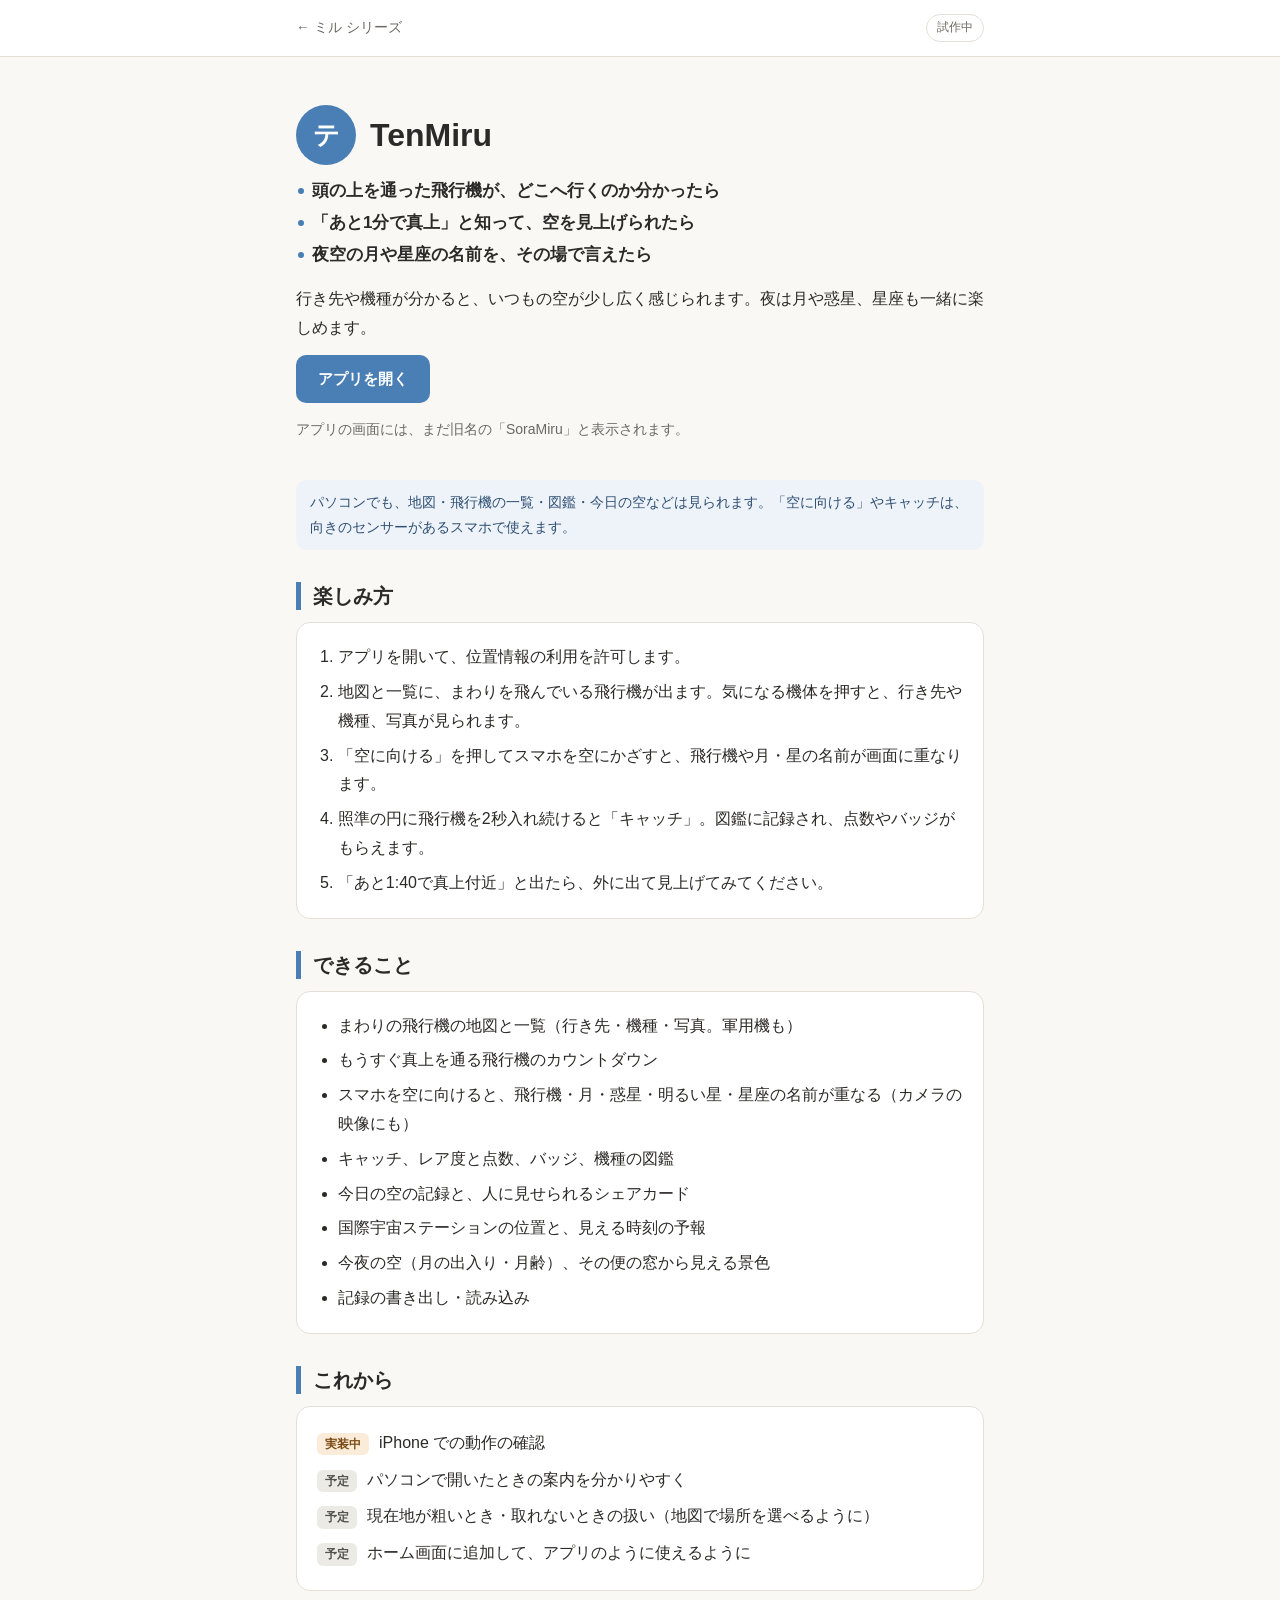
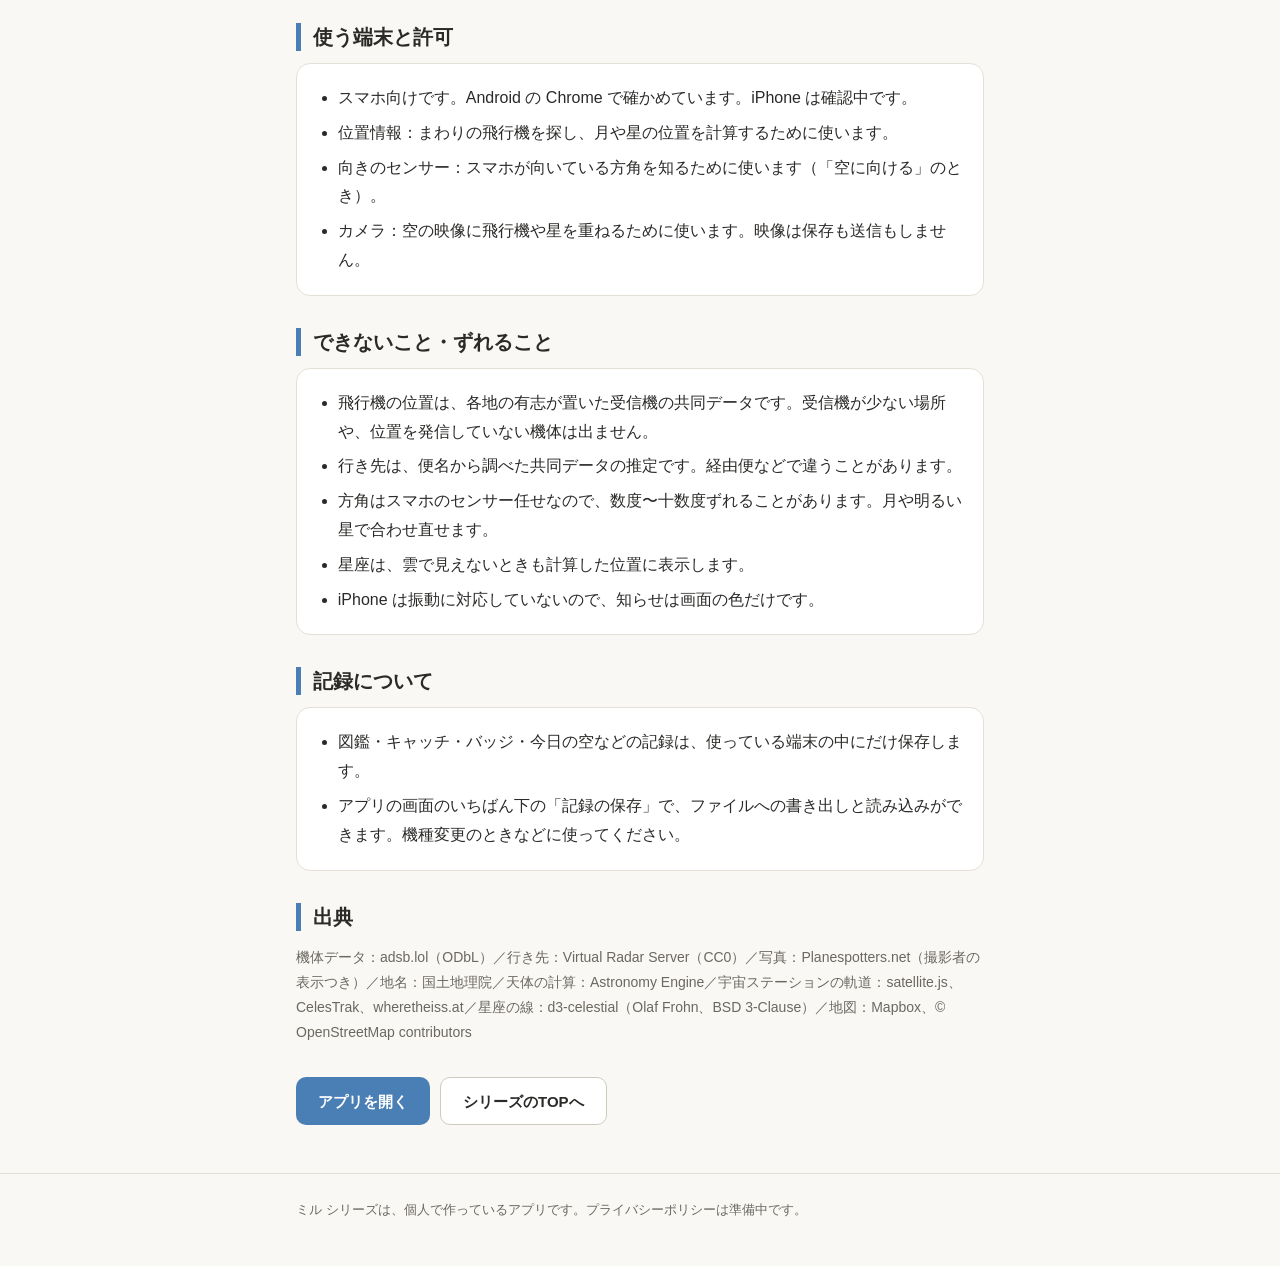
<file: guide/ten.html>
<!DOCTYPE html>
<html lang="ja">
<head>
<meta charset="utf-8">
<meta name="viewport" content="width=device-width, initial-scale=1">
<meta name="robots" content="noindex, nofollow">
<title>TenMiru｜ミル シリーズ</title>
<meta name="description" content="見上げた飛行機が、どこへ行くのか分かる。月や星座も。">
<meta name="theme-color" content="#faf8f4">
<link rel="stylesheet" href="../style.css?v=2">
<script src="../site.js?v=1" defer></script>
</head>
<body class="app-ten">
<header class="site"><div class="wrap narrow">
  <a class="back" href="../">← <span class="series">ミル シリーズ</span></a><span class="badge-trial">試作中</span>
</div></header>

<main class="wrap narrow">
  <div class="hero">
    <div class="app-title"><div class="mark big">テ</div><h1>TenMiru</h1></div>
    <ul class="scenes">
      <li>頭の上を通った飛行機が、どこへ行くのか分かったら</li>
      <li>「あと1分で真上」と知って、空を見上げられたら</li>
      <li>夜空の月や星座の名前を、その場で言えたら</li>
    </ul>
    <p class="lead">行き先や機種が分かると、いつもの空が少し広く感じられます。夜は月や惑星、星座も一緒に楽しめます。</p>
    <div class="btns"><a class="btn main" href="../sora/">アプリを開く</a></div>
    <p class="note">アプリの画面には、まだ旧名の「SoraMiru」と表示されます。</p>
  </div>

  <p class="pc-note">パソコンでも、地図・飛行機の一覧・図鑑・今日の空などは見られます。「空に向ける」やキャッチは、向きのセンサーがあるスマホで使えます。</p>

  <section>
    <h2>楽しみ方</h2>
    <div class="box"><ol class="steps">
      <li>アプリを開いて、位置情報の利用を許可します。</li>
      <li>地図と一覧に、まわりを飛んでいる飛行機が出ます。気になる機体を押すと、行き先や機種、写真が見られます。</li>
      <li>「空に向ける」を押してスマホを空にかざすと、飛行機や月・星の名前が画面に重なります。</li>
      <li>照準の円に飛行機を2秒入れ続けると「キャッチ」。図鑑に記録され、点数やバッジがもらえます。</li>
      <li>「あと1:40で真上付近」と出たら、外に出て見上げてみてください。</li>
    </ol></div>
  </section>

  <section>
    <h2>できること</h2>
    <div class="box"><ul class="plain">
      <li>まわりの飛行機の地図と一覧（行き先・機種・写真。軍用機も）</li>
      <li>もうすぐ真上を通る飛行機のカウントダウン</li>
      <li>スマホを空に向けると、飛行機・月・惑星・明るい星・星座の名前が重なる（カメラの映像にも）</li>
      <li>キャッチ、レア度と点数、バッジ、機種の図鑑</li>
      <li>今日の空の記録と、人に見せられるシェアカード</li>
      <li>国際宇宙ステーションの位置と、見える時刻の予報</li>
      <li>今夜の空（月の出入り・月齢）、その便の窓から見える景色</li>
      <li>記録の書き出し・読み込み</li>
    </ul></div>
  </section>

  <section>
    <h2>これから</h2>
    <div class="box"><ul class="tags">
      <li><span class="tag wip">実装中</span>iPhone での動作の確認</li>
      <li><span class="tag plan">予定</span>パソコンで開いたときの案内を分かりやすく</li>
      <li><span class="tag plan">予定</span>現在地が粗いとき・取れないときの扱い（地図で場所を選べるように）</li>
      <li><span class="tag plan">予定</span>ホーム画面に追加して、アプリのように使えるように</li>
    </ul></div>
  </section>

  <section>
    <h2>使う端末と許可</h2>
    <div class="box"><ul class="plain">
      <li>スマホ向けです。Android の Chrome で確かめています。iPhone は確認中です。</li>
      <li>位置情報：まわりの飛行機を探し、月や星の位置を計算するために使います。</li>
      <li>向きのセンサー：スマホが向いている方角を知るために使います（「空に向ける」のとき）。</li>
      <li>カメラ：空の映像に飛行機や星を重ねるために使います。映像は保存も送信もしません。</li>
    </ul></div>
  </section>

  <section>
    <h2>できないこと・ずれること</h2>
    <div class="box"><ul class="plain">
      <li>飛行機の位置は、各地の有志が置いた受信機の共同データです。受信機が少ない場所や、位置を発信していない機体は出ません。</li>
      <li>行き先は、便名から調べた共同データの推定です。経由便などで違うことがあります。</li>
      <li>方角はスマホのセンサー任せなので、数度〜十数度ずれることがあります。月や明るい星で合わせ直せます。</li>
      <li>星座は、雲で見えないときも計算した位置に表示します。</li>
      <li>iPhone は振動に対応していないので、知らせは画面の色だけです。</li>
    </ul></div>
  </section>

  <section>
    <h2>記録について</h2>
    <div class="box"><ul class="plain">
      <li>図鑑・キャッチ・バッジ・今日の空などの記録は、使っている端末の中にだけ保存します。</li>
      <li>アプリの画面のいちばん下の「記録の保存」で、ファイルへの書き出しと読み込みができます。機種変更のときなどに使ってください。</li>
    </ul></div>
  </section>

  <section>
    <h2>出典</h2>
    <p class="note">機体データ：adsb.lol（ODbL）／行き先：Virtual Radar Server（CC0）／写真：Planespotters.net（撮影者の表示つき）／地名：国土地理院／天体の計算：Astronomy Engine／宇宙ステーションの軌道：satellite.js、CelesTrak、wheretheiss.at／星座の線：d3-celestial（Olaf Frohn、BSD 3-Clause）／地図：Mapbox、© OpenStreetMap contributors</p>
  </section>

  <div class="btns"><a class="btn main" href="../sora/">アプリを開く</a><a class="btn sub" href="../">シリーズのTOPへ</a></div>
</main>

<footer class="site"><div class="wrap narrow">
  <p><span class="series">ミル シリーズ</span>は、個人で作っているアプリです。プライバシーポリシーは準備中です。</p>
</div></footer>
</body>
</html>
</file>
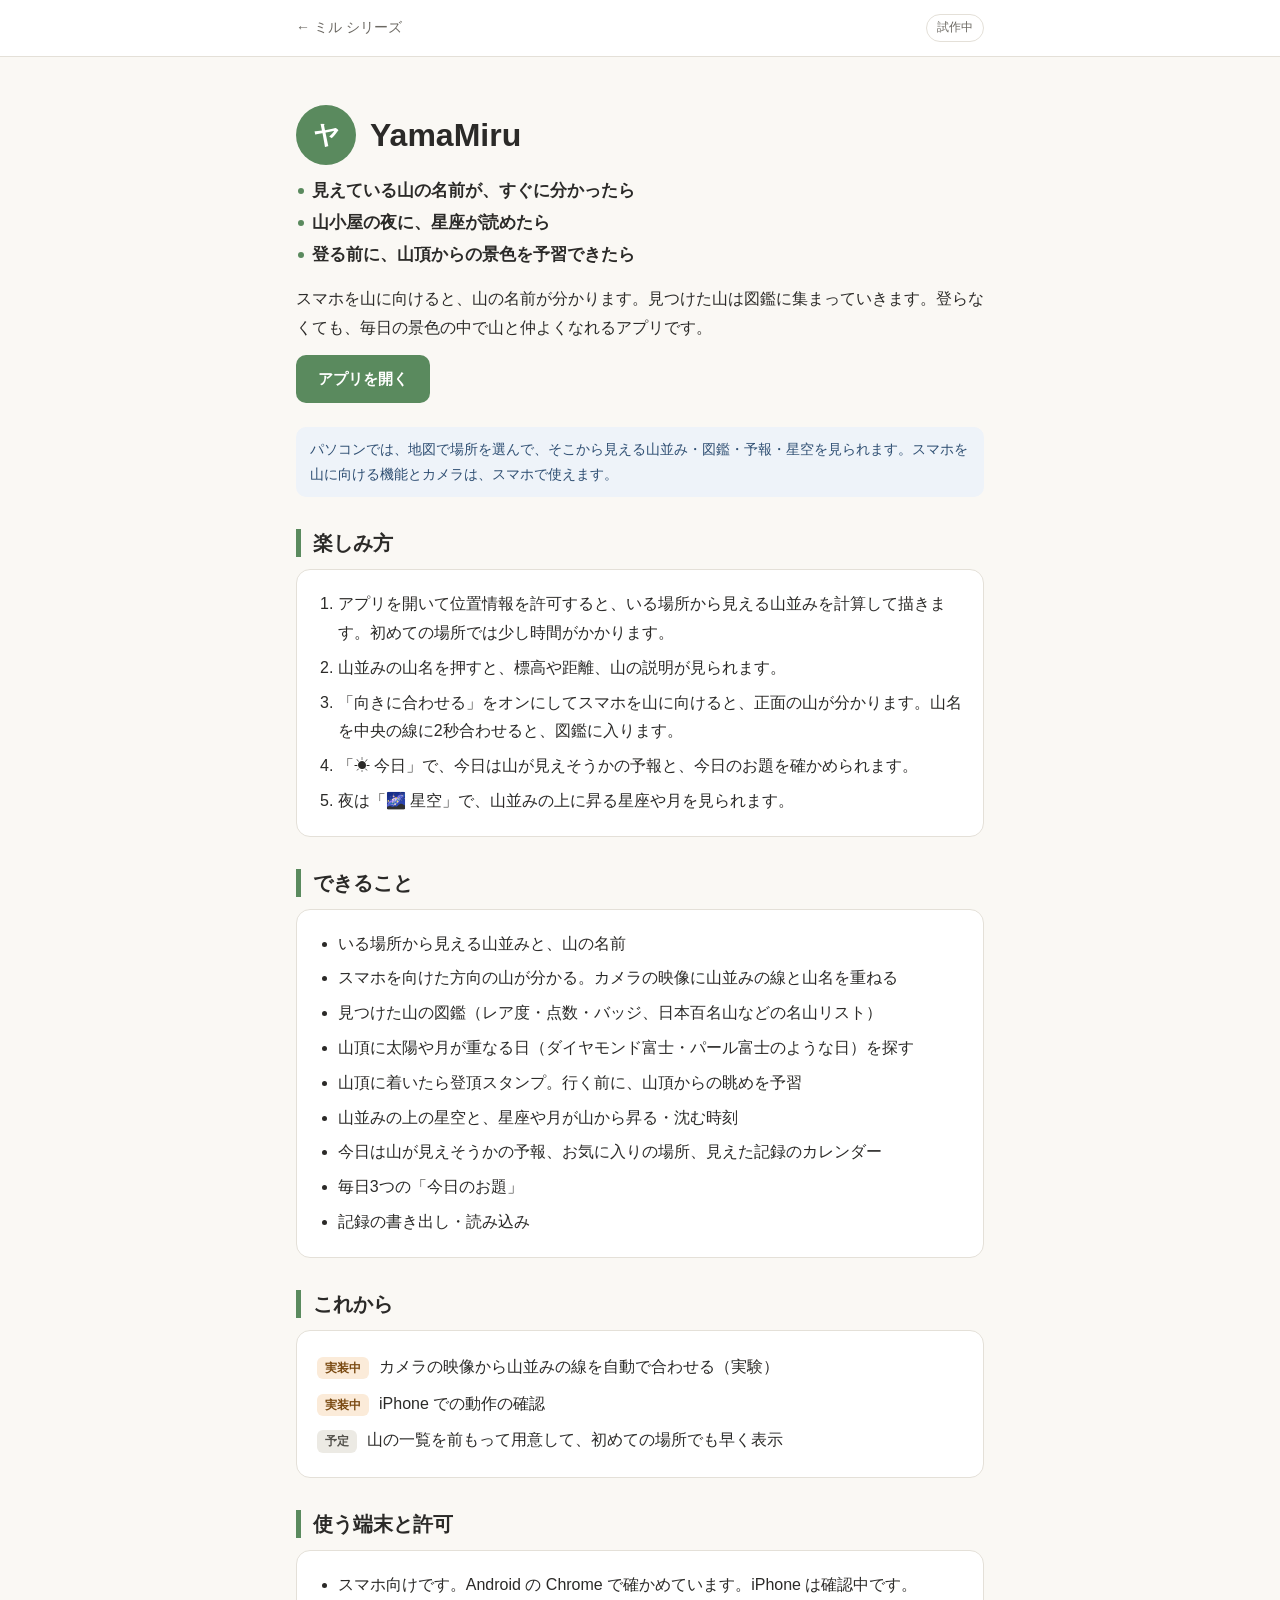
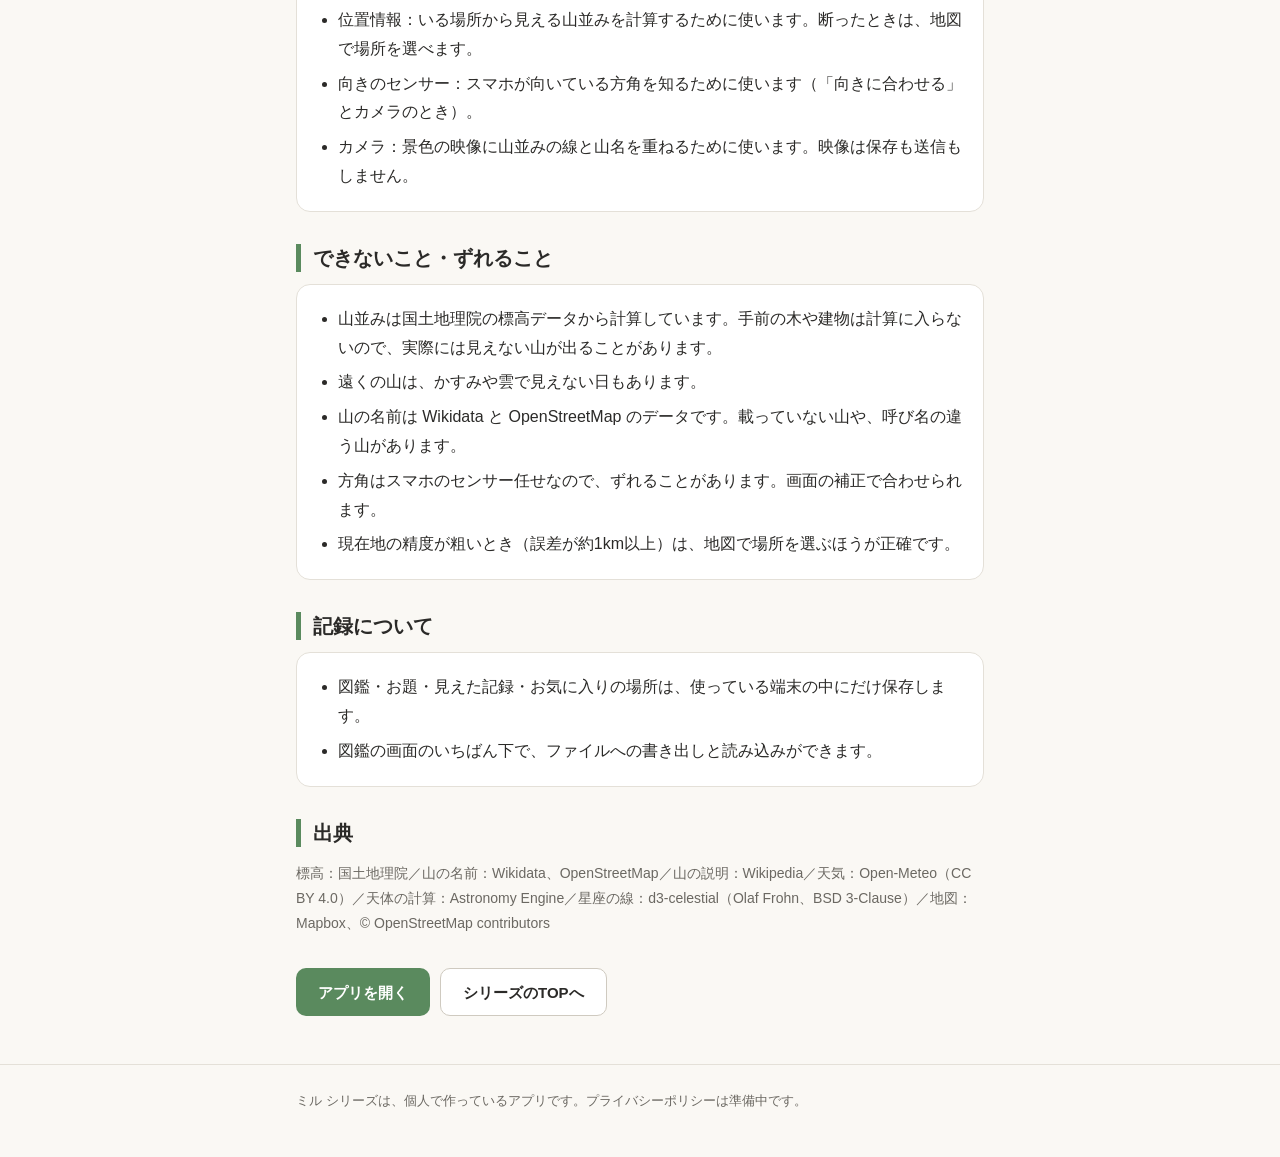
<file: guide/yama.html>
<!DOCTYPE html>
<html lang="ja">
<head>
<meta charset="utf-8">
<meta name="viewport" content="width=device-width, initial-scale=1">
<meta name="robots" content="noindex, nofollow">
<title>YamaMiru｜ミル シリーズ</title>
<meta name="description" content="いま見えている山の名前が分かる。見つけた山は図鑑に。">
<meta name="theme-color" content="#faf8f4">
<link rel="stylesheet" href="../style.css?v=2">
<script src="../site.js?v=1" defer></script>
</head>
<body class="app-yama">
<header class="site"><div class="wrap narrow">
  <a class="back" href="../">← <span class="series">ミル シリーズ</span></a><span class="badge-trial">試作中</span>
</div></header>

<main class="wrap narrow">
  <div class="hero">
    <div class="app-title"><div class="mark big">ヤ</div><h1>YamaMiru</h1></div>
    <ul class="scenes">
      <li>見えている山の名前が、すぐに分かったら</li>
      <li>山小屋の夜に、星座が読めたら</li>
      <li>登る前に、山頂からの景色を予習できたら</li>
    </ul>
    <p class="lead">スマホを山に向けると、山の名前が分かります。見つけた山は図鑑に集まっていきます。登らなくても、毎日の景色の中で山と仲よくなれるアプリです。</p>
    <div class="btns"><a class="btn main" href="../yama/">アプリを開く</a></div>
  </div>

  <p class="pc-note">パソコンでは、地図で場所を選んで、そこから見える山並み・図鑑・予報・星空を見られます。スマホを山に向ける機能とカメラは、スマホで使えます。</p>

  <section>
    <h2>楽しみ方</h2>
    <div class="box"><ol class="steps">
      <li>アプリを開いて位置情報を許可すると、いる場所から見える山並みを計算して描きます。初めての場所では少し時間がかかります。</li>
      <li>山並みの山名を押すと、標高や距離、山の説明が見られます。</li>
      <li>「向きに合わせる」をオンにしてスマホを山に向けると、正面の山が分かります。山名を中央の線に2秒合わせると、図鑑に入ります。</li>
      <li>「☀ 今日」で、今日は山が見えそうかの予報と、今日のお題を確かめられます。</li>
      <li>夜は「🌌 星空」で、山並みの上に昇る星座や月を見られます。</li>
    </ol></div>
  </section>

  <section>
    <h2>できること</h2>
    <div class="box"><ul class="plain">
      <li>いる場所から見える山並みと、山の名前</li>
      <li>スマホを向けた方向の山が分かる。カメラの映像に山並みの線と山名を重ねる</li>
      <li>見つけた山の図鑑（レア度・点数・バッジ、日本百名山などの名山リスト）</li>
      <li>山頂に太陽や月が重なる日（ダイヤモンド富士・パール富士のような日）を探す</li>
      <li>山頂に着いたら登頂スタンプ。行く前に、山頂からの眺めを予習</li>
      <li>山並みの上の星空と、星座や月が山から昇る・沈む時刻</li>
      <li>今日は山が見えそうかの予報、お気に入りの場所、見えた記録のカレンダー</li>
      <li>毎日3つの「今日のお題」</li>
      <li>記録の書き出し・読み込み</li>
    </ul></div>
  </section>

  <section>
    <h2>これから</h2>
    <div class="box"><ul class="tags">
      <li><span class="tag wip">実装中</span>カメラの映像から山並みの線を自動で合わせる（実験）</li>
      <li><span class="tag wip">実装中</span>iPhone での動作の確認</li>
      <li><span class="tag plan">予定</span>山の一覧を前もって用意して、初めての場所でも早く表示</li>
    </ul></div>
  </section>

  <section>
    <h2>使う端末と許可</h2>
    <div class="box"><ul class="plain">
      <li>スマホ向けです。Android の Chrome で確かめています。iPhone は確認中です。</li>
      <li>位置情報：いる場所から見える山並みを計算するために使います。断ったときは、地図で場所を選べます。</li>
      <li>向きのセンサー：スマホが向いている方角を知るために使います（「向きに合わせる」とカメラのとき）。</li>
      <li>カメラ：景色の映像に山並みの線と山名を重ねるために使います。映像は保存も送信もしません。</li>
    </ul></div>
  </section>

  <section>
    <h2>できないこと・ずれること</h2>
    <div class="box"><ul class="plain">
      <li>山並みは国土地理院の標高データから計算しています。手前の木や建物は計算に入らないので、実際には見えない山が出ることがあります。</li>
      <li>遠くの山は、かすみや雲で見えない日もあります。</li>
      <li>山の名前は Wikidata と OpenStreetMap のデータです。載っていない山や、呼び名の違う山があります。</li>
      <li>方角はスマホのセンサー任せなので、ずれることがあります。画面の補正で合わせられます。</li>
      <li>現在地の精度が粗いとき（誤差が約1km以上）は、地図で場所を選ぶほうが正確です。</li>
    </ul></div>
  </section>

  <section>
    <h2>記録について</h2>
    <div class="box"><ul class="plain">
      <li>図鑑・お題・見えた記録・お気に入りの場所は、使っている端末の中にだけ保存します。</li>
      <li>図鑑の画面のいちばん下で、ファイルへの書き出しと読み込みができます。</li>
    </ul></div>
  </section>

  <section>
    <h2>出典</h2>
    <p class="note">標高：国土地理院／山の名前：Wikidata、OpenStreetMap／山の説明：Wikipedia／天気：Open-Meteo（CC BY 4.0）／天体の計算：Astronomy Engine／星座の線：d3-celestial（Olaf Frohn、BSD 3-Clause）／地図：Mapbox、© OpenStreetMap contributors</p>
  </section>

  <div class="btns"><a class="btn main" href="../yama/">アプリを開く</a><a class="btn sub" href="../">シリーズのTOPへ</a></div>
</main>

<footer class="site"><div class="wrap narrow">
  <p><span class="series">ミル シリーズ</span>は、個人で作っているアプリです。プライバシーポリシーは準備中です。</p>
</div></footer>
</body>
</html>
</file>
<file: style.css>
/* ミル シリーズ 共通の見た目（v2） */
:root{
  --bg:#faf8f4; --card:#fff; --text:#2b2a28; --sub:#6b6862; --line:#e4e0d8;
  --ten:#4a7fb5; --yama:#5a8a5e; --michi:#a87b4f; --komu:#c9663f;
  --app:#8a847a;
}
.app-ten{--app:var(--ten)} .app-yama{--app:var(--yama)} .app-michi{--app:var(--michi)} .app-komu{--app:var(--komu)}
*{box-sizing:border-box}
html{-webkit-text-size-adjust:100%}
body{margin:0;background:var(--bg);color:var(--text);font-size:16px;line-height:1.8;
  font-family:"Hiragino Sans","Hiragino Kaku Gothic ProN","Noto Sans JP","Yu Gothic UI","Meiryo",sans-serif}
a{color:var(--app)}
.wrap{max-width:960px;margin:0 auto;padding:0 16px}
.narrow{max-width:720px}

/* 上の帯 */
header.site{background:var(--card);border-bottom:1px solid var(--line)}
header.site .wrap{display:flex;align-items:center;justify-content:space-between;gap:12px;min-height:56px}
.brand{font-weight:700;color:var(--text);text-decoration:none}
.back{font-size:14px;color:var(--sub);text-decoration:none}
.badge-trial{font-size:12px;color:var(--sub);border:1px solid var(--line);border-radius:999px;padding:2px 10px;white-space:nowrap}

/* はじめの見出し */
.hero{padding:36px 0 8px}
.hero h1{font-size:26px;line-height:1.45;margin:0 0 14px}
.lead{margin:0 0 12px}
.catch{font-weight:700;font-size:18px;margin:4px 0 12px}
.app-title{display:flex;align-items:center;gap:14px;margin-bottom:12px}
.app-title h1{margin:0}

/* カード */
.cards{display:grid;grid-template-columns:1fr;gap:16px;margin:24px 0}
.card{background:var(--card);border:1px solid var(--line);border-top:5px solid var(--app);border-radius:14px;padding:18px 20px;display:flex;flex-direction:column}
.card-head{display:flex;align-items:center;gap:12px}
.card p.say{margin:12px 0 16px;flex:1}
.mark{width:48px;height:48px;border-radius:50%;background:var(--app);color:#fff;display:flex;align-items:center;justify-content:center;font-size:20px;font-weight:700;flex:none}
.mark.big{width:60px;height:60px;font-size:26px}
.name{font-weight:700;font-size:19px;margin:0;line-height:1.3}
.meta{font-size:13px;color:var(--sub);margin:0}

/* ボタン（指で押しやすい高さ） */
.btns{display:flex;gap:10px;flex-wrap:wrap}
.btn{display:inline-flex;align-items:center;justify-content:center;min-height:48px;padding:0 22px;border-radius:10px;text-decoration:none;font-weight:700;font-size:15px}
.btn.main{background:var(--app);color:#fff}
.btn.sub{background:#fff;border:1px solid #cfcac0;color:var(--text)}
.btn:hover{filter:brightness(1.06)}

/* 本文のまとまり */
section{margin:32px 0}
h2{font-size:20px;line-height:1.4;margin:0 0 12px;padding-left:12px;border-left:5px solid var(--app)}
.box{background:var(--card);border:1px solid var(--line);border-radius:14px;padding:14px 20px}
ul.plain,ol.steps{margin:0;padding-left:1.3em}
ul.plain li,ol.steps li{margin:6px 0}
ul.tags{list-style:none;margin:0;padding:0}
ul.tags li{display:flex;gap:10px;align-items:flex-start;margin:8px 0}
.tag{flex:none;font-size:12px;font-weight:700;border-radius:6px;padding:1px 8px;margin-top:4px;line-height:1.7}
.tag.ok{background:#e3efe4;color:#2f5a33}
.tag.wip{background:#fbebd9;color:#7a4a12}
.tag.plan{background:#eceae4;color:#55534d}
.note{font-size:14px;color:var(--sub)}
.warn{background:#fdf0e9;border:2px solid var(--komu);border-radius:14px;padding:12px 18px;font-weight:700;color:#7a3416;margin:20px 0 0}

/* パソコンで見ている人にだけ出す一言（マウスで操作する端末） */
.pc-note{display:none;background:#eef3f9;border-radius:10px;padding:10px 14px;font-size:14px;color:#2f4f73;margin:16px 0}
@media (hover:hover) and (pointer:fine){.pc-note{display:block}}

/* 下の帯 */
footer.site{border-top:1px solid var(--line);margin-top:48px;padding:20px 0 40px;font-size:13px;color:var(--sub)}
footer.site p{margin:4px 0}

/* 「〜たら」の場面 */
ul.scenes{list-style:none;margin:12px 0 16px;padding:0;flex:1}
ul.scenes li{position:relative;padding-left:16px;margin:4px 0;line-height:1.65}
ul.scenes li::before{content:"";position:absolute;left:2px;top:.62em;width:6px;height:6px;border-radius:50%;background:var(--app)}
.hero ul.scenes li{font-weight:700;font-size:17px}

/* TOPの冒頭の4行 */
.eyebrow{font-size:14px;color:var(--sub);letter-spacing:.15em;margin:0 0 10px}
ul.hero-lines{list-style:none;margin:0 0 18px;padding:0}
ul.hero-lines li{font-size:21px;font-weight:700;line-height:1.6;color:var(--app);margin:2px 0}

/* 画面が広いとき（パソコン・タブレット） */
@media (min-width:720px){
  .cards{grid-template-columns:1fr 1fr}
  .hero{padding-top:48px}
  .hero h1{font-size:32px}
  ul.hero-lines li{font-size:26px}
}
</file>
